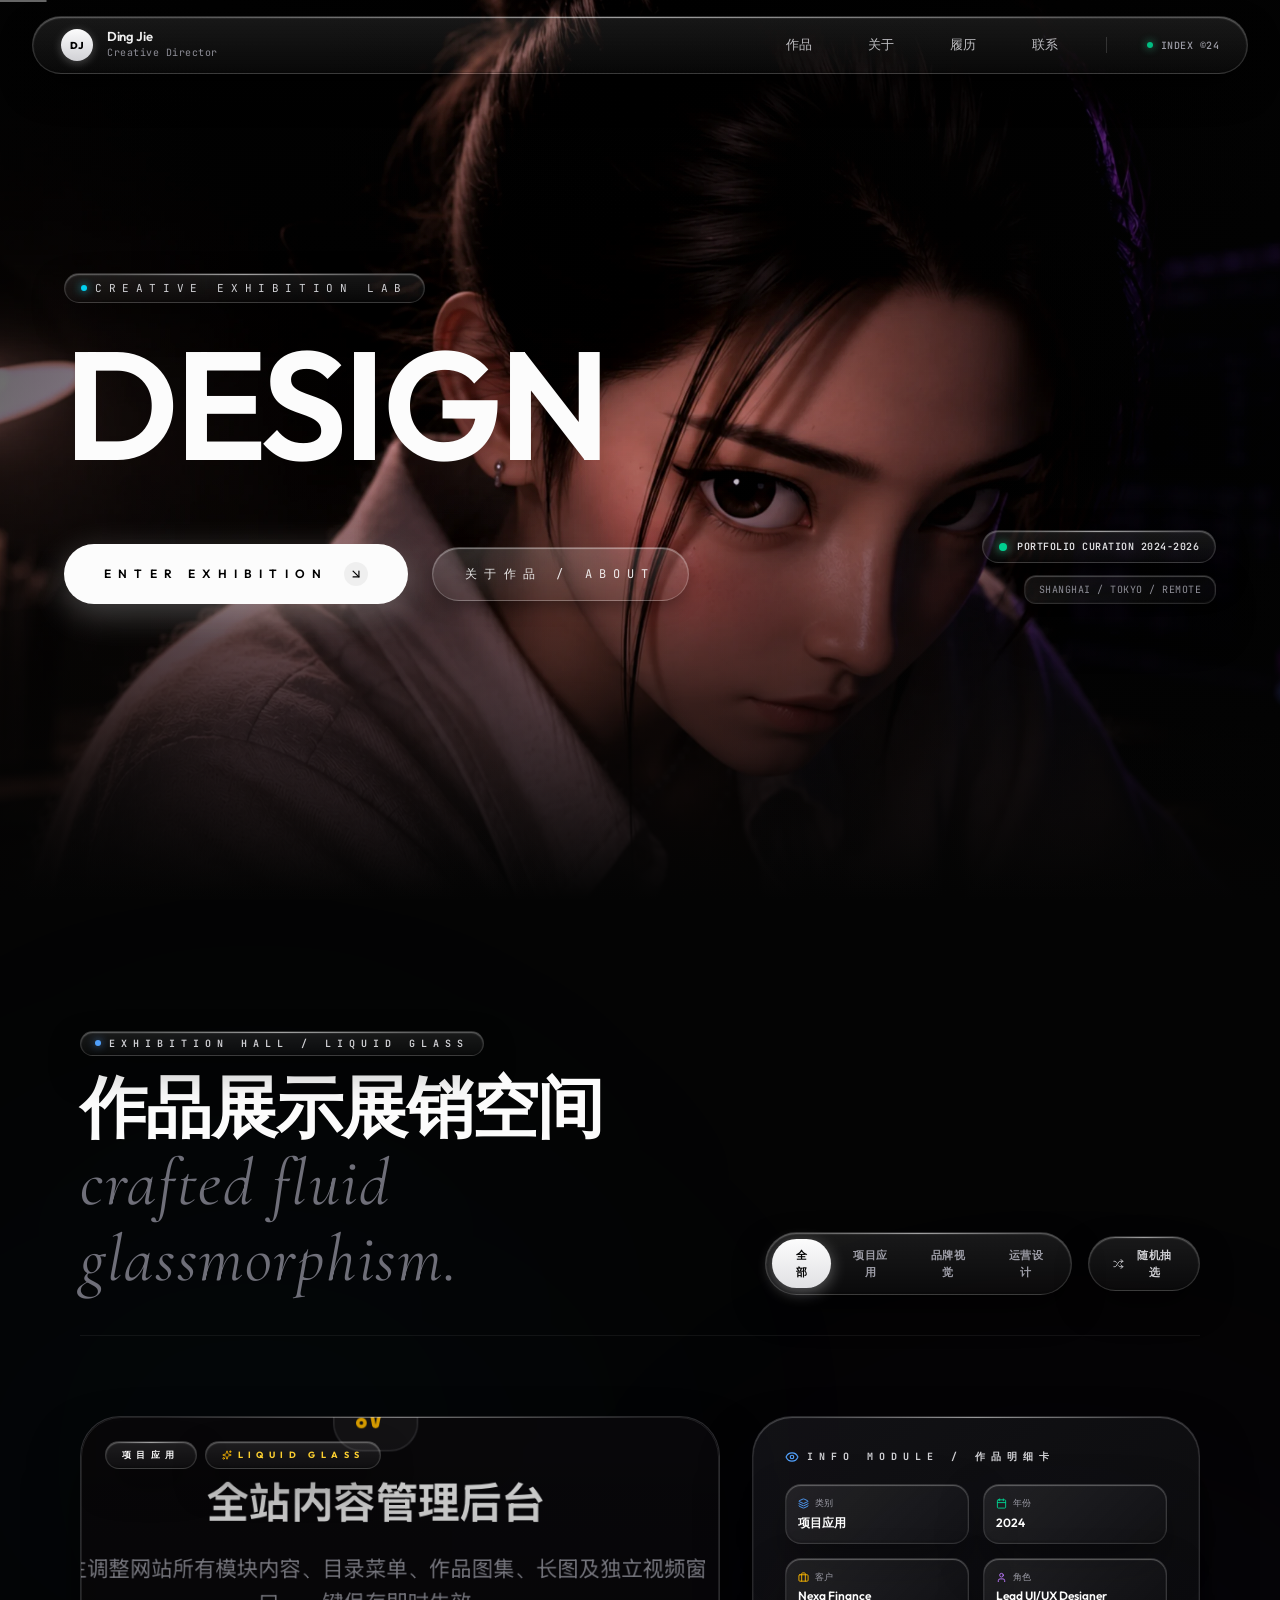
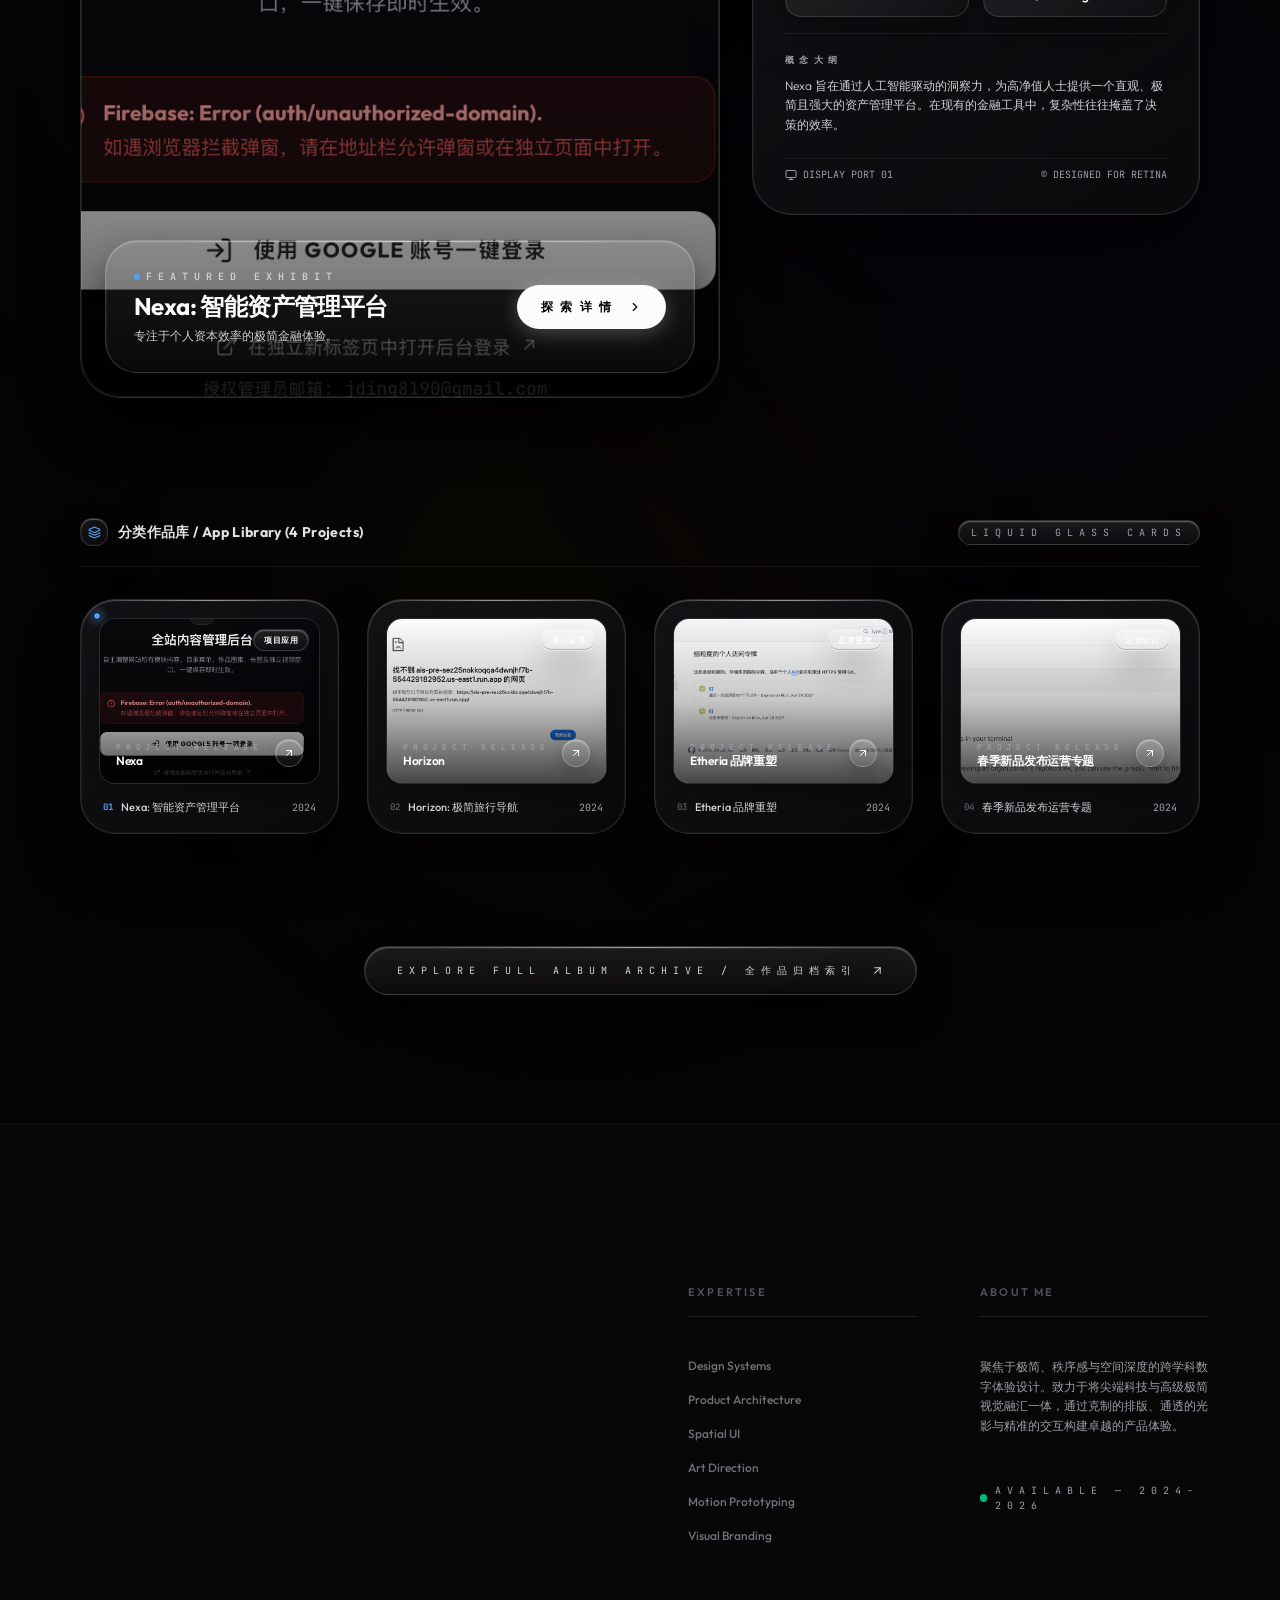
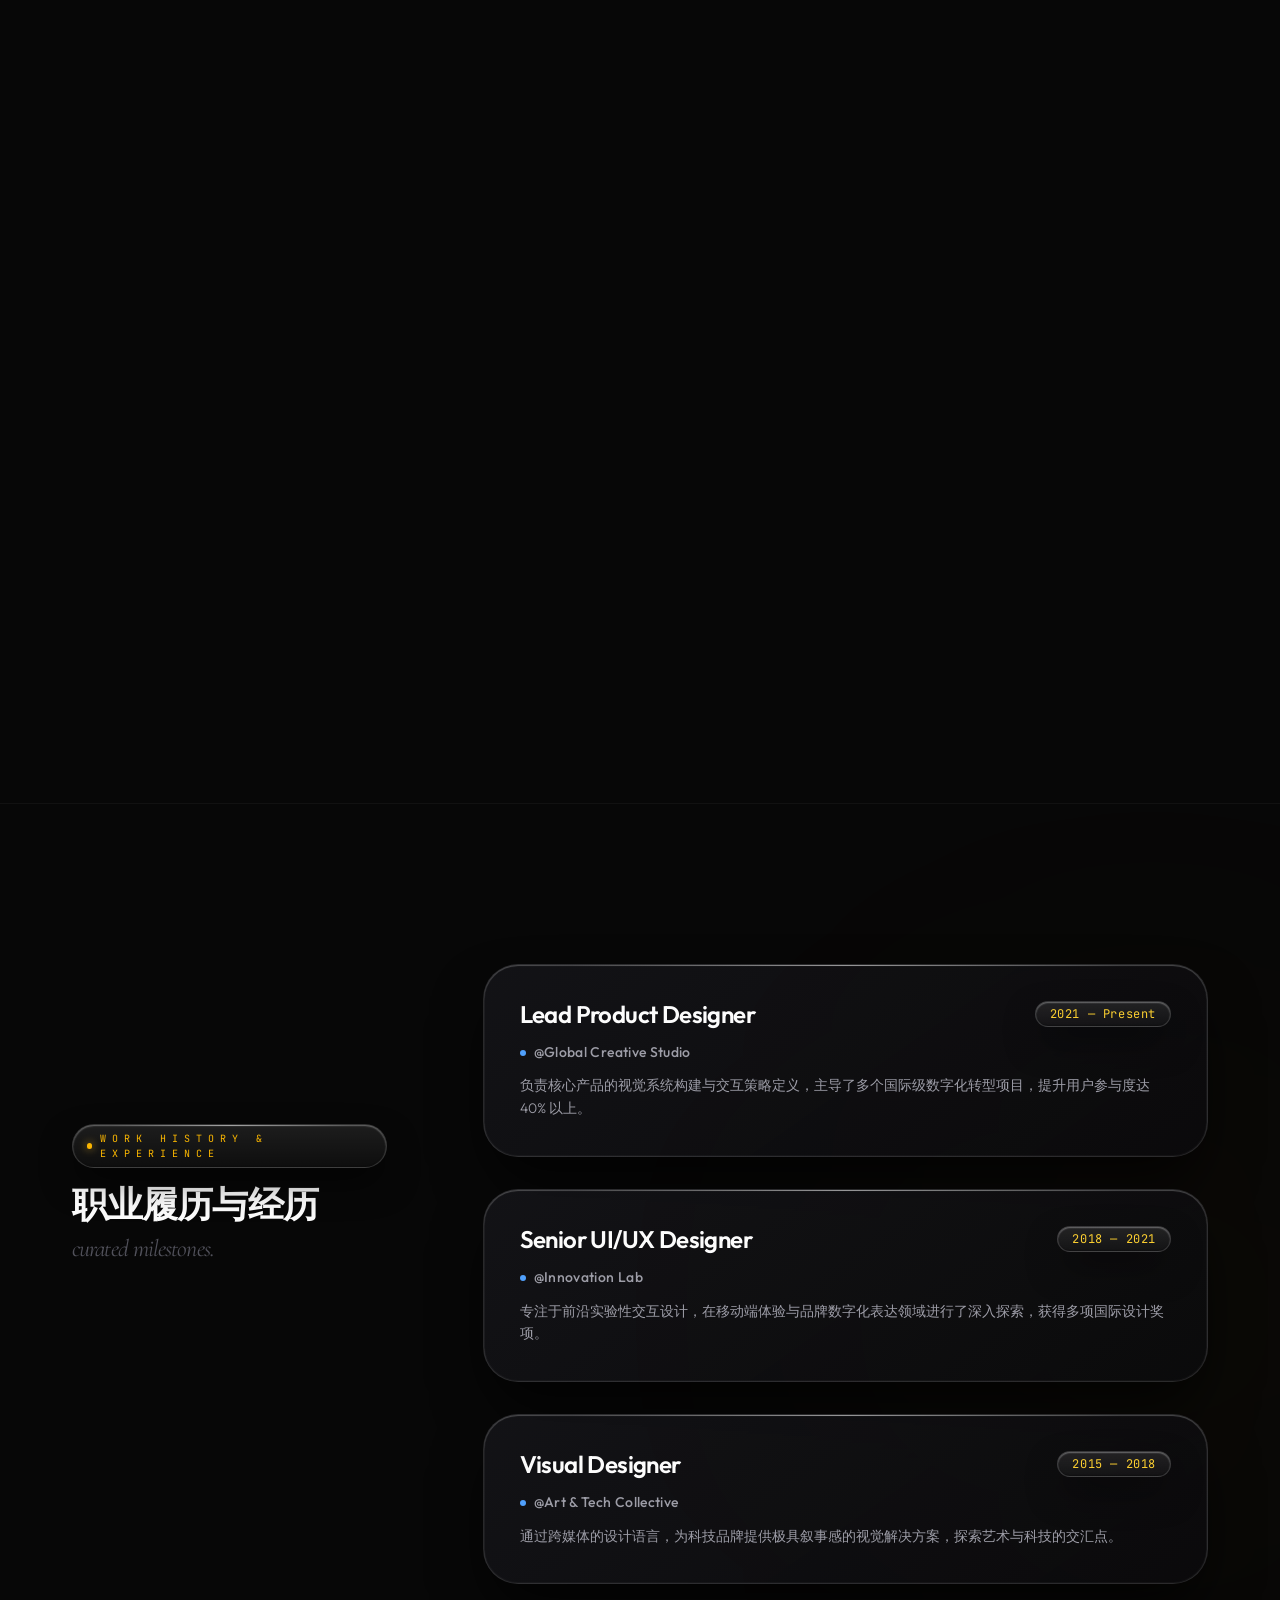
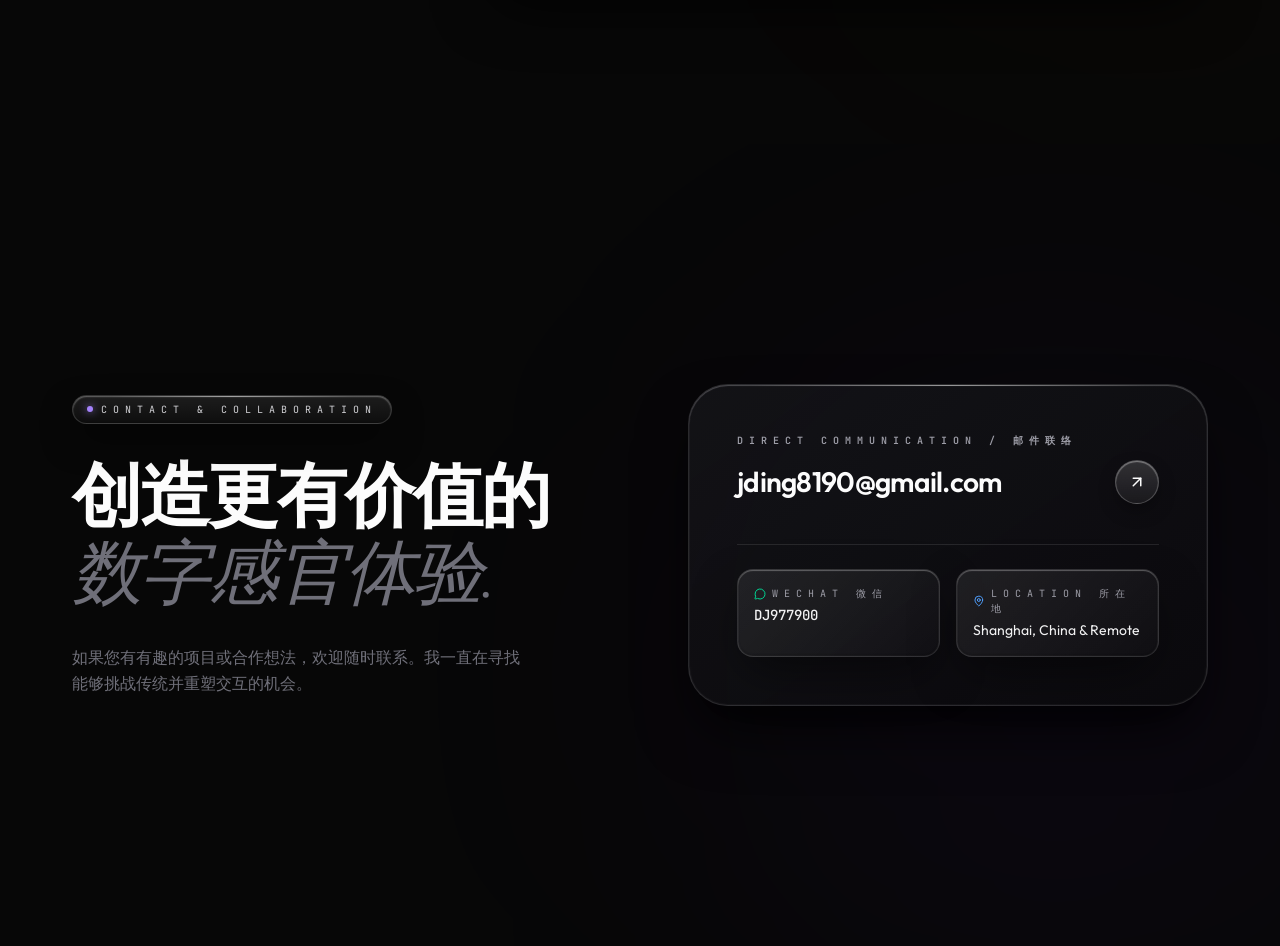
<file: index.html>
<!doctype html>
<html lang="en">
  <head>
    <meta charset="UTF-8" />
    <meta name="viewport" content="width=device-width, initial-scale=1.0" />
    <title>DING · UI/UX 设计师作品集 | Design Portfolio</title>
    <meta name="description" content="DING - 专注于构建优雅、高效且极具商业价值的数字产品体验与视觉系统。" />
    <meta property="og:title" content="DING · UI/UX 设计师作品集" />
    <meta property="og:description" content="专注于构建优雅、高效且极具商业价值的数字产品体验与视觉系统。" />
    <link rel="preload" as="image" href="./hero_bg.webp" type="image/webp" fetchpriority="high" />
    <script type="module" crossorigin src="./assets/index-C05E_bFH.js"></script>
    <link rel="modulepreload" crossorigin href="./assets/vendor-react-DU8pLCKy.js">
    <link rel="modulepreload" crossorigin href="./assets/vendor-motion-BAKMoDNc.js">
    <link rel="modulepreload" crossorigin href="./assets/vendor-icons-DRoc1sxT.js">
    <link rel="stylesheet" crossorigin href="./assets/index-BAiKhqzs.css">
  </head>
  <body>
    <div id="root"></div>
  </body>
</html>
</file>
<file: assets/index-BAiKhqzs.css>
@import"https://fonts.googleapis.com/css2?family=Outfit:wght@300;400;500;700&family=Cormorant+Garamond:ital,wght@0,300;0,400;0,500;1,400&family=JetBrains+Mono:wght@400;500&display=swap";/*! tailwindcss v4.2.4 | MIT License | https://tailwindcss.com */@layer properties{@supports (((-webkit-hyphens:none)) and (not (margin-trim:inline))) or ((-moz-orient:inline) and (not (color:rgb(from red r g b)))){*,:before,:after,::backdrop{--tw-translate-x:0;--tw-translate-y:0;--tw-translate-z:0;--tw-space-y-reverse:0;--tw-border-style:solid;--tw-gradient-position:initial;--tw-gradient-from:#0000;--tw-gradient-via:#0000;--tw-gradient-to:#0000;--tw-gradient-stops:initial;--tw-gradient-via-stops:initial;--tw-gradient-from-position:0%;--tw-gradient-via-position:50%;--tw-gradient-to-position:100%;--tw-leading:initial;--tw-font-weight:initial;--tw-tracking:initial;--tw-ordinal:initial;--tw-slashed-zero:initial;--tw-numeric-figure:initial;--tw-numeric-spacing:initial;--tw-numeric-fraction:initial;--tw-shadow:0 0 #0000;--tw-shadow-color:initial;--tw-shadow-alpha:100%;--tw-inset-shadow:0 0 #0000;--tw-inset-shadow-color:initial;--tw-inset-shadow-alpha:100%;--tw-ring-color:initial;--tw-ring-shadow:0 0 #0000;--tw-inset-ring-color:initial;--tw-inset-ring-shadow:0 0 #0000;--tw-ring-inset:initial;--tw-ring-offset-width:0px;--tw-ring-offset-color:#fff;--tw-ring-offset-shadow:0 0 #0000;--tw-blur:initial;--tw-brightness:initial;--tw-contrast:initial;--tw-grayscale:initial;--tw-hue-rotate:initial;--tw-invert:initial;--tw-opacity:initial;--tw-saturate:initial;--tw-sepia:initial;--tw-drop-shadow:initial;--tw-drop-shadow-color:initial;--tw-drop-shadow-alpha:100%;--tw-drop-shadow-size:initial;--tw-backdrop-blur:initial;--tw-backdrop-brightness:initial;--tw-backdrop-contrast:initial;--tw-backdrop-grayscale:initial;--tw-backdrop-hue-rotate:initial;--tw-backdrop-invert:initial;--tw-backdrop-opacity:initial;--tw-backdrop-saturate:initial;--tw-backdrop-sepia:initial;--tw-duration:initial;--tw-ease:initial;--tw-scale-x:1;--tw-scale-y:1;--tw-scale-z:1}}}@layer theme{:root,:host{--font-sans:"Outfit", "Inter", "PingFang SC", "Microsoft YaHei", ui-sans-serif, system-ui, sans-serif;--font-serif:"Cormorant Garamond", serif;--font-mono:"JetBrains Mono", ui-monospace, SFMono-Regular, monospace;--color-red-300:oklch(80.8% .114 19.571);--color-red-400:oklch(70.4% .191 22.216);--color-red-500:oklch(63.7% .237 25.331);--color-red-600:oklch(57.7% .245 27.325);--color-amber-200:oklch(92.4% .12 95.746);--color-amber-300:oklch(87.9% .169 91.605);--color-amber-400:oklch(82.8% .189 84.429);--color-amber-500:oklch(76.9% .188 70.08);--color-green-500:oklch(72.3% .219 149.579);--color-emerald-200:oklch(90.5% .093 164.15);--color-emerald-400:oklch(76.5% .177 163.223);--color-emerald-500:oklch(69.6% .17 162.48);--color-cyan-400:oklch(78.9% .154 211.53);--color-sky-500:oklch(68.5% .169 237.323);--color-blue-400:oklch(70.7% .165 254.624);--color-violet-400:oklch(70.2% .183 293.541);--color-violet-600:oklch(54.1% .281 293.009);--color-purple-400:oklch(71.4% .203 305.504);--color-zinc-100:oklch(96.7% .001 286.375);--color-zinc-200:oklch(92% .004 286.32);--color-zinc-300:oklch(87.1% .006 286.286);--color-zinc-400:oklch(70.5% .015 286.067);--color-zinc-500:oklch(55.2% .016 285.938);--color-zinc-600:oklch(44.2% .017 285.786);--color-zinc-700:oklch(37% .013 285.805);--color-zinc-800:oklch(27.4% .006 286.033);--color-zinc-900:oklch(21% .006 285.885);--color-zinc-950:oklch(14.1% .005 285.823);--color-neutral-100:oklch(97% 0 0);--color-black:#000;--color-white:#fff;--spacing:.25rem;--container-xs:20rem;--container-sm:24rem;--container-md:28rem;--container-lg:32rem;--container-xl:36rem;--container-2xl:42rem;--container-3xl:48rem;--container-4xl:56rem;--container-5xl:64rem;--container-6xl:72rem;--container-7xl:80rem;--text-xs:.75rem;--text-xs--line-height:calc(1 / .75);--text-sm:.875rem;--text-sm--line-height:calc(1.25 / .875);--text-base:1rem;--text-base--line-height: 1.5 ;--text-lg:1.125rem;--text-lg--line-height:calc(1.75 / 1.125);--text-xl:1.25rem;--text-xl--line-height:calc(1.75 / 1.25);--text-2xl:1.5rem;--text-2xl--line-height:calc(2 / 1.5);--text-3xl:1.875rem;--text-3xl--line-height: 1.2 ;--text-4xl:2.25rem;--text-4xl--line-height:calc(2.5 / 2.25);--text-6xl:3.75rem;--text-6xl--line-height:1;--font-weight-light:300;--font-weight-normal:400;--font-weight-medium:500;--font-weight-semibold:600;--font-weight-bold:700;--font-weight-extrabold:800;--font-weight-black:900;--tracking-tighter:-.06em;--tracking-tight:-.025em;--tracking-normal:0em;--tracking-wide:.025em;--tracking-wider:.05em;--tracking-widest:.6em;--leading-tight:1.25;--leading-snug:1.375;--leading-relaxed:1.625;--radius-md:.375rem;--radius-lg:.5rem;--radius-xl:.75rem;--radius-2xl:1rem;--radius-3xl:1.5rem;--ease-out:cubic-bezier(0, 0, .2, 1);--animate-spin:spin 1s linear infinite;--animate-pulse:pulse 2s cubic-bezier(.4, 0, .6, 1) infinite;--blur-md:12px;--blur-xl:24px;--aspect-video:16 / 9;--default-transition-duration:.15s;--default-transition-timing-function:cubic-bezier(.4, 0, .2, 1);--default-font-family:var(--font-sans);--default-mono-font-family:var(--font-mono)}}@layer base{*,:after,:before,::backdrop{box-sizing:border-box;border:0 solid;margin:0;padding:0}::file-selector-button{box-sizing:border-box;border:0 solid;margin:0;padding:0}html,:host{-webkit-text-size-adjust:100%;-moz-tab-size:4;tab-size:4;line-height:1.5;font-family:var(--default-font-family,ui-sans-serif, system-ui, sans-serif, "Apple Color Emoji", "Segoe UI Emoji", "Segoe UI Symbol", "Noto Color Emoji");font-feature-settings:var(--default-font-feature-settings,normal);font-variation-settings:var(--default-font-variation-settings,normal);-webkit-tap-highlight-color:transparent}hr{height:0;color:inherit;border-top-width:1px}abbr:where([title]){-webkit-text-decoration:underline dotted;text-decoration:underline dotted}h1,h2,h3,h4,h5,h6{font-size:inherit;font-weight:inherit}a{color:inherit;-webkit-text-decoration:inherit;text-decoration:inherit}b,strong{font-weight:bolder}code,kbd,samp,pre{font-family:var(--default-mono-font-family,ui-monospace, SFMono-Regular, Menlo, Monaco, Consolas, "Liberation Mono", "Courier New", monospace);font-feature-settings:var(--default-mono-font-feature-settings,normal);font-variation-settings:var(--default-mono-font-variation-settings,normal);font-size:1em}small{font-size:80%}sub,sup{vertical-align:baseline;font-size:75%;line-height:0;position:relative}sub{bottom:-.25em}sup{top:-.5em}table{text-indent:0;border-color:inherit;border-collapse:collapse}:-moz-focusring{outline:auto}progress{vertical-align:baseline}summary{display:list-item}ol,ul,menu{list-style:none}img,svg,video,canvas,audio,iframe,embed,object{vertical-align:middle;display:block}img,video{max-width:100%;height:auto}button,input,select,optgroup,textarea{font:inherit;font-feature-settings:inherit;font-variation-settings:inherit;letter-spacing:inherit;color:inherit;opacity:1;background-color:#0000;border-radius:0}::file-selector-button{font:inherit;font-feature-settings:inherit;font-variation-settings:inherit;letter-spacing:inherit;color:inherit;opacity:1;background-color:#0000;border-radius:0}:where(select:is([multiple],[size])) optgroup{font-weight:bolder}:where(select:is([multiple],[size])) optgroup option{padding-inline-start:20px}::file-selector-button{margin-inline-end:4px}::placeholder{opacity:1}@supports (not ((-webkit-appearance:-apple-pay-button))) or (contain-intrinsic-size:1px){::placeholder{color:currentColor}@supports (color:color-mix(in lab,red,red)){::placeholder{color:color-mix(in oklab,currentcolor 50%,transparent)}}}textarea{resize:vertical}::-webkit-search-decoration{-webkit-appearance:none}::-webkit-date-and-time-value{min-height:1lh;text-align:inherit}::-webkit-datetime-edit{display:inline-flex}::-webkit-datetime-edit-fields-wrapper{padding:0}::-webkit-datetime-edit{padding-block:0}::-webkit-datetime-edit-year-field{padding-block:0}::-webkit-datetime-edit-month-field{padding-block:0}::-webkit-datetime-edit-day-field{padding-block:0}::-webkit-datetime-edit-hour-field{padding-block:0}::-webkit-datetime-edit-minute-field{padding-block:0}::-webkit-datetime-edit-second-field{padding-block:0}::-webkit-datetime-edit-millisecond-field{padding-block:0}::-webkit-datetime-edit-meridiem-field{padding-block:0}::-webkit-calendar-picker-indicator{line-height:1}:-moz-ui-invalid{box-shadow:none}button,input:where([type=button],[type=reset],[type=submit]){-webkit-appearance:button;-moz-appearance:button;appearance:button}::file-selector-button{-webkit-appearance:button;-moz-appearance:button;appearance:button}::-webkit-inner-spin-button{height:auto}::-webkit-outer-spin-button{height:auto}[hidden]:where(:not([hidden=until-found])){display:none!important}html{scroll-behavior:smooth;-webkit-font-smoothing:antialiased;-moz-osx-font-smoothing:grayscale}body{font-family:var(--font-sans);color:var(--color-zinc-100);background-color:#080808}body ::selection{background-color:var(--color-white)}body::selection{background-color:var(--color-white)}body ::selection{color:var(--color-black)}body::selection{color:var(--color-black)}body{opacity:.99;overflow-x:hidden}}@layer components;@layer utilities{.pointer-events-auto{pointer-events:auto}.pointer-events-none{pointer-events:none}.invisible{visibility:hidden}.visible{visibility:visible}.absolute{position:absolute}.fixed{position:fixed}.relative{position:relative}.static{position:static}.sticky{position:sticky}.inset-0{inset:calc(var(--spacing) * 0)}.end{inset-inline-end:var(--spacing)}.top-0{top:calc(var(--spacing) * 0)}.top-1\.5{top:calc(var(--spacing) * 1.5)}.top-2\.5{top:calc(var(--spacing) * 2.5)}.top-3{top:calc(var(--spacing) * 3)}.top-6{top:calc(var(--spacing) * 6)}.top-40{top:calc(var(--spacing) * 40)}.top-\[-10\%\]{top:-10%}.top-\[10\%\]{top:10%}.top-\[20\%\]{top:20%}.top-\[30\%\]{top:30%}.right-0{right:calc(var(--spacing) * 0)}.right-1\.5{right:calc(var(--spacing) * 1.5)}.right-2\.5{right:calc(var(--spacing) * 2.5)}.right-3{right:calc(var(--spacing) * 3)}.right-6{right:calc(var(--spacing) * 6)}.right-\[-10\%\]{right:-10%}.right-\[-15\%\]{right:-15%}.right-\[-20\%\]{right:-20%}.bottom-0{bottom:calc(var(--spacing) * 0)}.bottom-3{bottom:calc(var(--spacing) * 3)}.bottom-6{bottom:calc(var(--spacing) * 6)}.bottom-\[-10\%\]{bottom:-10%}.bottom-\[10\%\]{bottom:10%}.left-0{left:calc(var(--spacing) * 0)}.left-3{left:calc(var(--spacing) * 3)}.left-6{left:calc(var(--spacing) * 6)}.left-\[-10\%\]{left:-10%}.left-\[-20\%\]{left:-20%}.left-\[20\%\]{left:20%}.z-0{z-index:0}.z-10{z-index:10}.z-20{z-index:20}.z-40{z-index:40}.z-50{z-index:50}.z-\[100\]{z-index:100}.container{width:100%}@media(min-width:40rem){.container{max-width:40rem}}@media(min-width:48rem){.container{max-width:48rem}}@media(min-width:64rem){.container{max-width:64rem}}@media(min-width:80rem){.container{max-width:80rem}}@media(min-width:96rem){.container{max-width:96rem}}.mx-1{margin-inline:calc(var(--spacing) * 1)}.mx-auto{margin-inline:auto}.my-auto{margin-block:auto}.mt-0\.5{margin-top:calc(var(--spacing) * .5)}.mt-1{margin-top:calc(var(--spacing) * 1)}.mt-2{margin-top:calc(var(--spacing) * 2)}.mt-3{margin-top:calc(var(--spacing) * 3)}.mt-4{margin-top:calc(var(--spacing) * 4)}.mt-28{margin-top:calc(var(--spacing) * 28)}.mt-40{margin-top:calc(var(--spacing) * 40)}.mb-1\.5{margin-bottom:calc(var(--spacing) * 1.5)}.mb-2{margin-bottom:calc(var(--spacing) * 2)}.mb-3{margin-bottom:calc(var(--spacing) * 3)}.mb-3\.5{margin-bottom:calc(var(--spacing) * 3.5)}.mb-4{margin-bottom:calc(var(--spacing) * 4)}.mb-6{margin-bottom:calc(var(--spacing) * 6)}.mb-8{margin-bottom:calc(var(--spacing) * 8)}.mb-10{margin-bottom:calc(var(--spacing) * 10)}.mb-12{margin-bottom:calc(var(--spacing) * 12)}.mb-20{margin-bottom:calc(var(--spacing) * 20)}.mb-24{margin-bottom:calc(var(--spacing) * 24)}.mb-28{margin-bottom:calc(var(--spacing) * 28)}.ml-1{margin-left:calc(var(--spacing) * 1)}.ml-4{margin-left:calc(var(--spacing) * 4)}.line-clamp-1{-webkit-line-clamp:1;-webkit-box-orient:vertical;display:-webkit-box;overflow:hidden}.line-clamp-2{-webkit-line-clamp:2;-webkit-box-orient:vertical;display:-webkit-box;overflow:hidden}.line-clamp-3{-webkit-line-clamp:3;-webkit-box-orient:vertical;display:-webkit-box;overflow:hidden}.block{display:block}.flex{display:flex}.grid{display:grid}.hidden{display:none}.inline-flex{display:inline-flex}.aspect-\[1\/2\]{aspect-ratio:1/2}.aspect-\[4\/3\]{aspect-ratio:4/3}.aspect-\[4\/5\]{aspect-ratio:4/5}.aspect-\[16\/9\]{aspect-ratio:16/9}.aspect-\[16\/10\]{aspect-ratio:16/10}.aspect-\[21\/9\]{aspect-ratio:21/9}.aspect-video{aspect-ratio:var(--aspect-video)}.h-1\.5{height:calc(var(--spacing) * 1.5)}.h-2{height:calc(var(--spacing) * 2)}.h-4{height:calc(var(--spacing) * 4)}.h-6{height:calc(var(--spacing) * 6)}.h-7{height:calc(var(--spacing) * 7)}.h-8{height:calc(var(--spacing) * 8)}.h-9{height:calc(var(--spacing) * 9)}.h-11{height:calc(var(--spacing) * 11)}.h-12{height:calc(var(--spacing) * 12)}.h-16{height:calc(var(--spacing) * 16)}.h-\[1px\]{height:1px}.h-\[2px\]{height:2px}.h-\[50vw\]{height:50vw}.h-\[55vw\]{height:55vw}.h-\[60vw\]{height:60vw}.h-\[80vw\]{height:80vw}.h-auto{height:auto}.h-full{height:100%}.max-h-8{max-height:calc(var(--spacing) * 8)}.max-h-\[90vh\]{max-height:90vh}.max-h-\[92vh\]{max-height:92vh}.min-h-\[80vh\]{min-height:80vh}.min-h-\[290px\]{min-height:290px}.min-h-screen{min-height:100vh}.w-1\.5{width:calc(var(--spacing) * 1.5)}.w-2{width:calc(var(--spacing) * 2)}.w-6{width:calc(var(--spacing) * 6)}.w-7{width:calc(var(--spacing) * 7)}.w-8{width:calc(var(--spacing) * 8)}.w-9{width:calc(var(--spacing) * 9)}.w-11{width:calc(var(--spacing) * 11)}.w-12{width:calc(var(--spacing) * 12)}.w-16{width:calc(var(--spacing) * 16)}.w-\[1px\]{width:1px}.w-\[50vw\]{width:50vw}.w-\[55vw\]{width:55vw}.w-\[60vw\]{width:60vw}.w-\[80vw\]{width:80vw}.w-full{width:100%}.w-px{width:1px}.max-w-2xl{max-width:var(--container-2xl)}.max-w-3xl{max-width:var(--container-3xl)}.max-w-4xl{max-width:var(--container-4xl)}.max-w-5xl{max-width:var(--container-5xl)}.max-w-6xl{max-width:var(--container-6xl)}.max-w-7xl{max-width:var(--container-7xl)}.max-w-\[150px\]{max-width:150px}.max-w-\[160px\]{max-width:160px}.max-w-\[1360px\]{max-width:1360px}.max-w-\[1440px\]{max-width:1440px}.max-w-lg{max-width:var(--container-lg)}.max-w-md{max-width:var(--container-md)}.max-w-sm{max-width:var(--container-sm)}.max-w-xl{max-width:var(--container-xl)}.max-w-xs{max-width:var(--container-xs)}.min-w-\[220px\]{min-width:220px}.flex-1{flex:1}.shrink-0{flex-shrink:0}.flex-grow{flex-grow:1}.origin-left{transform-origin:0}.-translate-x-full{--tw-translate-x:-100%;translate:var(--tw-translate-x) var(--tw-translate-y)}.-translate-y-\[200px\]{--tw-translate-y: -200px ;translate:var(--tw-translate-x) var(--tw-translate-y)}.scale-\[1\.01\]{scale:1.01}.scale-\[1\.02\]{scale:1.02}.animate-pulse{animation:var(--animate-pulse)}.animate-spin{animation:var(--animate-spin)}.cursor-default{cursor:default}.cursor-pointer{cursor:pointer}.resize-none{resize:none}.grid-cols-1{grid-template-columns:repeat(1,minmax(0,1fr))}.grid-cols-2{grid-template-columns:repeat(2,minmax(0,1fr))}.flex-col{flex-direction:column}.flex-wrap{flex-wrap:wrap}.items-baseline{align-items:baseline}.items-center{align-items:center}.items-end{align-items:flex-end}.items-start{align-items:flex-start}.justify-between{justify-content:space-between}.justify-center{justify-content:center}.justify-end{justify-content:flex-end}.gap-1{gap:calc(var(--spacing) * 1)}.gap-1\.5{gap:calc(var(--spacing) * 1.5)}.gap-2{gap:calc(var(--spacing) * 2)}.gap-2\.5{gap:calc(var(--spacing) * 2.5)}.gap-3{gap:calc(var(--spacing) * 3)}.gap-3\.5{gap:calc(var(--spacing) * 3.5)}.gap-4{gap:calc(var(--spacing) * 4)}.gap-6{gap:calc(var(--spacing) * 6)}.gap-7{gap:calc(var(--spacing) * 7)}.gap-8{gap:calc(var(--spacing) * 8)}.gap-12{gap:calc(var(--spacing) * 12)}.gap-16{gap:calc(var(--spacing) * 16)}.gap-24{gap:calc(var(--spacing) * 24)}:where(.space-y-0\.5>:not(:last-child)){--tw-space-y-reverse:0;margin-block-start:calc(calc(var(--spacing) * .5) * var(--tw-space-y-reverse));margin-block-end:calc(calc(var(--spacing) * .5) * calc(1 - var(--tw-space-y-reverse)))}:where(.space-y-1>:not(:last-child)){--tw-space-y-reverse:0;margin-block-start:calc(calc(var(--spacing) * 1) * var(--tw-space-y-reverse));margin-block-end:calc(calc(var(--spacing) * 1) * calc(1 - var(--tw-space-y-reverse)))}:where(.space-y-1\.5>:not(:last-child)){--tw-space-y-reverse:0;margin-block-start:calc(calc(var(--spacing) * 1.5) * var(--tw-space-y-reverse));margin-block-end:calc(calc(var(--spacing) * 1.5) * calc(1 - var(--tw-space-y-reverse)))}:where(.space-y-2>:not(:last-child)){--tw-space-y-reverse:0;margin-block-start:calc(calc(var(--spacing) * 2) * var(--tw-space-y-reverse));margin-block-end:calc(calc(var(--spacing) * 2) * calc(1 - var(--tw-space-y-reverse)))}:where(.space-y-3>:not(:last-child)){--tw-space-y-reverse:0;margin-block-start:calc(calc(var(--spacing) * 3) * var(--tw-space-y-reverse));margin-block-end:calc(calc(var(--spacing) * 3) * calc(1 - var(--tw-space-y-reverse)))}:where(.space-y-4>:not(:last-child)){--tw-space-y-reverse:0;margin-block-start:calc(calc(var(--spacing) * 4) * var(--tw-space-y-reverse));margin-block-end:calc(calc(var(--spacing) * 4) * calc(1 - var(--tw-space-y-reverse)))}:where(.space-y-5>:not(:last-child)){--tw-space-y-reverse:0;margin-block-start:calc(calc(var(--spacing) * 5) * var(--tw-space-y-reverse));margin-block-end:calc(calc(var(--spacing) * 5) * calc(1 - var(--tw-space-y-reverse)))}:where(.space-y-6>:not(:last-child)){--tw-space-y-reverse:0;margin-block-start:calc(calc(var(--spacing) * 6) * var(--tw-space-y-reverse));margin-block-end:calc(calc(var(--spacing) * 6) * calc(1 - var(--tw-space-y-reverse)))}:where(.space-y-8>:not(:last-child)){--tw-space-y-reverse:0;margin-block-start:calc(calc(var(--spacing) * 8) * var(--tw-space-y-reverse));margin-block-end:calc(calc(var(--spacing) * 8) * calc(1 - var(--tw-space-y-reverse)))}:where(.space-y-10>:not(:last-child)){--tw-space-y-reverse:0;margin-block-start:calc(calc(var(--spacing) * 10) * var(--tw-space-y-reverse));margin-block-end:calc(calc(var(--spacing) * 10) * calc(1 - var(--tw-space-y-reverse)))}:where(.space-y-12>:not(:last-child)){--tw-space-y-reverse:0;margin-block-start:calc(calc(var(--spacing) * 12) * var(--tw-space-y-reverse));margin-block-end:calc(calc(var(--spacing) * 12) * calc(1 - var(--tw-space-y-reverse)))}:where(.space-y-24>:not(:last-child)){--tw-space-y-reverse:0;margin-block-start:calc(calc(var(--spacing) * 24) * var(--tw-space-y-reverse));margin-block-end:calc(calc(var(--spacing) * 24) * calc(1 - var(--tw-space-y-reverse)))}:where(.space-y-32>:not(:last-child)){--tw-space-y-reverse:0;margin-block-start:calc(calc(var(--spacing) * 32) * var(--tw-space-y-reverse));margin-block-end:calc(calc(var(--spacing) * 32) * calc(1 - var(--tw-space-y-reverse)))}:where(.space-y-36>:not(:last-child)){--tw-space-y-reverse:0;margin-block-start:calc(calc(var(--spacing) * 36) * var(--tw-space-y-reverse));margin-block-end:calc(calc(var(--spacing) * 36) * calc(1 - var(--tw-space-y-reverse)))}.self-start{align-self:flex-start}.self-stretch{align-self:stretch}.truncate{text-overflow:ellipsis;white-space:nowrap;overflow:hidden}.overflow-hidden{overflow:hidden}.overflow-y-auto{overflow-y:auto}.rounded{border-radius:.25rem}.rounded-2xl{border-radius:var(--radius-2xl)}.rounded-3xl{border-radius:var(--radius-3xl)}.rounded-\[2\.2rem\]{border-radius:2.2rem}.rounded-\[2\.5rem\]{border-radius:2.5rem}.rounded-\[2rem\]{border-radius:2rem}.rounded-full{border-radius:3.40282e38px}.rounded-lg{border-radius:var(--radius-lg)}.rounded-md{border-radius:var(--radius-md)}.rounded-xl{border-radius:var(--radius-xl)}.border{border-style:var(--tw-border-style);border-width:1px}.border-0{border-style:var(--tw-border-style);border-width:0}.border-2{border-style:var(--tw-border-style);border-width:2px}.border-t{border-top-style:var(--tw-border-style);border-top-width:1px}.border-b{border-bottom-style:var(--tw-border-style);border-bottom-width:1px}.border-dashed{--tw-border-style:dashed;border-style:dashed}.border-\[\#050505\]{border-color:#050505}.border-amber-400{border-color:var(--color-amber-400)}.border-amber-400\/20{border-color:#fcbb0033}@supports (color:color-mix(in lab,red,red)){.border-amber-400\/20{border-color:color-mix(in oklab,var(--color-amber-400) 20%,transparent)}}.border-amber-400\/30{border-color:#fcbb004d}@supports (color:color-mix(in lab,red,red)){.border-amber-400\/30{border-color:color-mix(in oklab,var(--color-amber-400) 30%,transparent)}}.border-amber-500\/20{border-color:#f99c0033}@supports (color:color-mix(in lab,red,red)){.border-amber-500\/20{border-color:color-mix(in oklab,var(--color-amber-500) 20%,transparent)}}.border-blue-400\/30{border-color:#54a2ff4d}@supports (color:color-mix(in lab,red,red)){.border-blue-400\/30{border-color:color-mix(in oklab,var(--color-blue-400) 30%,transparent)}}.border-emerald-400\/25{border-color:#00d29440}@supports (color:color-mix(in lab,red,red)){.border-emerald-400\/25{border-color:color-mix(in oklab,var(--color-emerald-400) 25%,transparent)}}.border-red-500\/20{border-color:#fb2c3633}@supports (color:color-mix(in lab,red,red)){.border-red-500\/20{border-color:color-mix(in oklab,var(--color-red-500) 20%,transparent)}}.border-white\/5{border-color:#ffffff0d}@supports (color:color-mix(in lab,red,red)){.border-white\/5{border-color:color-mix(in oklab,var(--color-white) 5%,transparent)}}.border-white\/10{border-color:#ffffff1a}@supports (color:color-mix(in lab,red,red)){.border-white\/10{border-color:color-mix(in oklab,var(--color-white) 10%,transparent)}}.border-white\/15{border-color:#ffffff26}@supports (color:color-mix(in lab,red,red)){.border-white\/15{border-color:color-mix(in oklab,var(--color-white) 15%,transparent)}}.border-white\/20{border-color:#fff3}@supports (color:color-mix(in lab,red,red)){.border-white\/20{border-color:color-mix(in oklab,var(--color-white) 20%,transparent)}}.border-white\/25{border-color:#ffffff40}@supports (color:color-mix(in lab,red,red)){.border-white\/25{border-color:color-mix(in oklab,var(--color-white) 25%,transparent)}}.border-white\/35{border-color:#ffffff59}@supports (color:color-mix(in lab,red,red)){.border-white\/35{border-color:color-mix(in oklab,var(--color-white) 35%,transparent)}}.border-white\/\[0\.03\]{border-color:#ffffff08}@supports (color:color-mix(in lab,red,red)){.border-white\/\[0\.03\]{border-color:color-mix(in oklab,var(--color-white) 3%,transparent)}}.border-white\/\[0\.04\]{border-color:#ffffff0a}@supports (color:color-mix(in lab,red,red)){.border-white\/\[0\.04\]{border-color:color-mix(in oklab,var(--color-white) 4%,transparent)}}.border-white\/\[0\.05\]{border-color:#ffffff0d}@supports (color:color-mix(in lab,red,red)){.border-white\/\[0\.05\]{border-color:color-mix(in oklab,var(--color-white) 5%,transparent)}}.border-white\/\[0\.06\]{border-color:#ffffff0f}@supports (color:color-mix(in lab,red,red)){.border-white\/\[0\.06\]{border-color:color-mix(in oklab,var(--color-white) 6%,transparent)}}.border-white\/\[0\.08\]{border-color:#ffffff14}@supports (color:color-mix(in lab,red,red)){.border-white\/\[0\.08\]{border-color:color-mix(in oklab,var(--color-white) 8%,transparent)}}.border-zinc-800{border-color:var(--color-zinc-800)}.border-t-transparent{border-top-color:#0000}.bg-\[\#0A0A0A\]{background-color:#0a0a0a}.bg-\[\#0D0D0D\]{background-color:#0d0d0d}.bg-\[\#050505\]{background-color:#050505}.bg-\[\#060606\]{background-color:#060606}.bg-\[\#060606\]\/95{background-color:#060606f2}.bg-\[\#080808\]{background-color:#080808}.bg-amber-400{background-color:var(--color-amber-400)}.bg-amber-400\/20{background-color:#fcbb0033}@supports (color:color-mix(in lab,red,red)){.bg-amber-400\/20{background-color:color-mix(in oklab,var(--color-amber-400) 20%,transparent)}}.bg-amber-500{background-color:var(--color-amber-500)}.bg-amber-500\/10{background-color:#f99c001a}@supports (color:color-mix(in lab,red,red)){.bg-amber-500\/10{background-color:color-mix(in oklab,var(--color-amber-500) 10%,transparent)}}.bg-amber-500\/15{background-color:#f99c0026}@supports (color:color-mix(in lab,red,red)){.bg-amber-500\/15{background-color:color-mix(in oklab,var(--color-amber-500) 15%,transparent)}}.bg-amber-500\/80{background-color:#f99c00cc}@supports (color:color-mix(in lab,red,red)){.bg-amber-500\/80{background-color:color-mix(in oklab,var(--color-amber-500) 80%,transparent)}}.bg-amber-500\/\[0\.02\]{background-color:#f99c0005}@supports (color:color-mix(in lab,red,red)){.bg-amber-500\/\[0\.02\]{background-color:color-mix(in oklab,var(--color-amber-500) 2%,transparent)}}.bg-amber-500\/\[0\.04\]{background-color:#f99c000a}@supports (color:color-mix(in lab,red,red)){.bg-amber-500\/\[0\.04\]{background-color:color-mix(in oklab,var(--color-amber-500) 4%,transparent)}}.bg-black{background-color:var(--color-black)}.bg-black\/5{background-color:#0000000d}@supports (color:color-mix(in lab,red,red)){.bg-black\/5{background-color:color-mix(in oklab,var(--color-black) 5%,transparent)}}.bg-black\/35{background-color:#00000059}@supports (color:color-mix(in lab,red,red)){.bg-black\/35{background-color:color-mix(in oklab,var(--color-black) 35%,transparent)}}.bg-black\/60{background-color:#0009}@supports (color:color-mix(in lab,red,red)){.bg-black\/60{background-color:color-mix(in oklab,var(--color-black) 60%,transparent)}}.bg-black\/70{background-color:#000000b3}@supports (color:color-mix(in lab,red,red)){.bg-black\/70{background-color:color-mix(in oklab,var(--color-black) 70%,transparent)}}.bg-black\/75{background-color:#000000bf}@supports (color:color-mix(in lab,red,red)){.bg-black\/75{background-color:color-mix(in oklab,var(--color-black) 75%,transparent)}}.bg-black\/80{background-color:#000c}@supports (color:color-mix(in lab,red,red)){.bg-black\/80{background-color:color-mix(in oklab,var(--color-black) 80%,transparent)}}.bg-black\/85{background-color:#000000d9}@supports (color:color-mix(in lab,red,red)){.bg-black\/85{background-color:color-mix(in oklab,var(--color-black) 85%,transparent)}}.bg-blue-400{background-color:var(--color-blue-400)}.bg-cyan-400{background-color:var(--color-cyan-400)}.bg-emerald-400{background-color:var(--color-emerald-400)}.bg-emerald-400\/90{background-color:#00d294e6}@supports (color:color-mix(in lab,red,red)){.bg-emerald-400\/90{background-color:color-mix(in oklab,var(--color-emerald-400) 90%,transparent)}}.bg-emerald-500{background-color:var(--color-emerald-500)}.bg-emerald-500\/5{background-color:#00bb7f0d}@supports (color:color-mix(in lab,red,red)){.bg-emerald-500\/5{background-color:color-mix(in oklab,var(--color-emerald-500) 5%,transparent)}}.bg-green-500{background-color:var(--color-green-500)}.bg-red-500{background-color:var(--color-red-500)}.bg-red-500\/10{background-color:#fb2c361a}@supports (color:color-mix(in lab,red,red)){.bg-red-500\/10{background-color:color-mix(in oklab,var(--color-red-500) 10%,transparent)}}.bg-red-500\/80{background-color:#fb2c36cc}@supports (color:color-mix(in lab,red,red)){.bg-red-500\/80{background-color:color-mix(in oklab,var(--color-red-500) 80%,transparent)}}.bg-red-600{background-color:var(--color-red-600)}.bg-sky-500\/\[0\.02\]{background-color:#00a5ef05}@supports (color:color-mix(in lab,red,red)){.bg-sky-500\/\[0\.02\]{background-color:color-mix(in oklab,var(--color-sky-500) 2%,transparent)}}.bg-violet-400{background-color:var(--color-violet-400)}.bg-violet-600\/\[0\.03\]{background-color:#7f22fe08}@supports (color:color-mix(in lab,red,red)){.bg-violet-600\/\[0\.03\]{background-color:color-mix(in oklab,var(--color-violet-600) 3%,transparent)}}.bg-violet-600\/\[0\.04\]{background-color:#7f22fe0a}@supports (color:color-mix(in lab,red,red)){.bg-violet-600\/\[0\.04\]{background-color:color-mix(in oklab,var(--color-violet-600) 4%,transparent)}}.bg-violet-600\/\[0\.05\]{background-color:#7f22fe0d}@supports (color:color-mix(in lab,red,red)){.bg-violet-600\/\[0\.05\]{background-color:color-mix(in oklab,var(--color-violet-600) 5%,transparent)}}.bg-white{background-color:var(--color-white)}.bg-white\/5{background-color:#ffffff0d}@supports (color:color-mix(in lab,red,red)){.bg-white\/5{background-color:color-mix(in oklab,var(--color-white) 5%,transparent)}}.bg-white\/10{background-color:#ffffff1a}@supports (color:color-mix(in lab,red,red)){.bg-white\/10{background-color:color-mix(in oklab,var(--color-white) 10%,transparent)}}.bg-white\/15{background-color:#ffffff26}@supports (color:color-mix(in lab,red,red)){.bg-white\/15{background-color:color-mix(in oklab,var(--color-white) 15%,transparent)}}.bg-white\/40{background-color:#fff6}@supports (color:color-mix(in lab,red,red)){.bg-white\/40{background-color:color-mix(in oklab,var(--color-white) 40%,transparent)}}.bg-white\/80{background-color:#fffc}@supports (color:color-mix(in lab,red,red)){.bg-white\/80{background-color:color-mix(in oklab,var(--color-white) 80%,transparent)}}.bg-white\/\[0\.08\]{background-color:#ffffff14}@supports (color:color-mix(in lab,red,red)){.bg-white\/\[0\.08\]{background-color:color-mix(in oklab,var(--color-white) 8%,transparent)}}.bg-zinc-800{background-color:var(--color-zinc-800)}.bg-zinc-900{background-color:var(--color-zinc-900)}.bg-zinc-900\/60{background-color:#18181b99}@supports (color:color-mix(in lab,red,red)){.bg-zinc-900\/60{background-color:color-mix(in oklab,var(--color-zinc-900) 60%,transparent)}}.bg-zinc-950{background-color:var(--color-zinc-950)}.bg-zinc-950\/40{background-color:#09090b66}@supports (color:color-mix(in lab,red,red)){.bg-zinc-950\/40{background-color:color-mix(in oklab,var(--color-zinc-950) 40%,transparent)}}.bg-zinc-950\/60{background-color:#09090b99}@supports (color:color-mix(in lab,red,red)){.bg-zinc-950\/60{background-color:color-mix(in oklab,var(--color-zinc-950) 60%,transparent)}}.bg-zinc-950\/92{background-color:#09090beb}@supports (color:color-mix(in lab,red,red)){.bg-zinc-950\/92{background-color:color-mix(in oklab,var(--color-zinc-950) 92%,transparent)}}.bg-gradient-to-b{--tw-gradient-position:to bottom in oklab;background-image:linear-gradient(var(--tw-gradient-stops))}.bg-gradient-to-r{--tw-gradient-position:to right in oklab;background-image:linear-gradient(var(--tw-gradient-stops))}.bg-gradient-to-t{--tw-gradient-position:to top in oklab;background-image:linear-gradient(var(--tw-gradient-stops))}.bg-gradient-to-tr{--tw-gradient-position:to top right in oklab;background-image:linear-gradient(var(--tw-gradient-stops))}.from-\[\#050505\]{--tw-gradient-from:#050505;--tw-gradient-stops:var(--tw-gradient-via-stops,var(--tw-gradient-position), var(--tw-gradient-from) var(--tw-gradient-from-position), var(--tw-gradient-to) var(--tw-gradient-to-position))}.from-\[\#050505\]\/50{--tw-gradient-from:oklab(11.4918% 7.45058e-9 7.45058e-9/.5);--tw-gradient-stops:var(--tw-gradient-via-stops,var(--tw-gradient-position), var(--tw-gradient-from) var(--tw-gradient-from-position), var(--tw-gradient-to) var(--tw-gradient-to-position))}.from-black{--tw-gradient-from:var(--color-black);--tw-gradient-stops:var(--tw-gradient-via-stops,var(--tw-gradient-position), var(--tw-gradient-from) var(--tw-gradient-from-position), var(--tw-gradient-to) var(--tw-gradient-to-position))}.from-black\/85{--tw-gradient-from:#000000d9}@supports (color:color-mix(in lab,red,red)){.from-black\/85{--tw-gradient-from:color-mix(in oklab, var(--color-black) 85%, transparent)}}.from-black\/85{--tw-gradient-stops:var(--tw-gradient-via-stops,var(--tw-gradient-position), var(--tw-gradient-from) var(--tw-gradient-from-position), var(--tw-gradient-to) var(--tw-gradient-to-position))}.from-transparent{--tw-gradient-from:transparent;--tw-gradient-stops:var(--tw-gradient-via-stops,var(--tw-gradient-position), var(--tw-gradient-from) var(--tw-gradient-from-position), var(--tw-gradient-to) var(--tw-gradient-to-position))}.from-white{--tw-gradient-from:var(--color-white);--tw-gradient-stops:var(--tw-gradient-via-stops,var(--tw-gradient-position), var(--tw-gradient-from) var(--tw-gradient-from-position), var(--tw-gradient-to) var(--tw-gradient-to-position))}.via-black\/25{--tw-gradient-via:#00000040}@supports (color:color-mix(in lab,red,red)){.via-black\/25{--tw-gradient-via:color-mix(in oklab, var(--color-black) 25%, transparent)}}.via-black\/25{--tw-gradient-via-stops:var(--tw-gradient-position), var(--tw-gradient-from) var(--tw-gradient-from-position), var(--tw-gradient-via) var(--tw-gradient-via-position), var(--tw-gradient-to) var(--tw-gradient-to-position);--tw-gradient-stops:var(--tw-gradient-via-stops)}.via-black\/40{--tw-gradient-via:#0006}@supports (color:color-mix(in lab,red,red)){.via-black\/40{--tw-gradient-via:color-mix(in oklab, var(--color-black) 40%, transparent)}}.via-black\/40{--tw-gradient-via-stops:var(--tw-gradient-position), var(--tw-gradient-from) var(--tw-gradient-from-position), var(--tw-gradient-via) var(--tw-gradient-via-position), var(--tw-gradient-to) var(--tw-gradient-to-position);--tw-gradient-stops:var(--tw-gradient-via-stops)}.via-transparent{--tw-gradient-via:transparent;--tw-gradient-via-stops:var(--tw-gradient-position), var(--tw-gradient-from) var(--tw-gradient-from-position), var(--tw-gradient-via) var(--tw-gradient-via-position), var(--tw-gradient-to) var(--tw-gradient-to-position);--tw-gradient-stops:var(--tw-gradient-via-stops)}.via-white\/\[0\.06\]{--tw-gradient-via:#ffffff0f}@supports (color:color-mix(in lab,red,red)){.via-white\/\[0\.06\]{--tw-gradient-via:color-mix(in oklab, var(--color-white) 6%, transparent)}}.via-white\/\[0\.06\]{--tw-gradient-via-stops:var(--tw-gradient-position), var(--tw-gradient-from) var(--tw-gradient-from-position), var(--tw-gradient-via) var(--tw-gradient-via-position), var(--tw-gradient-to) var(--tw-gradient-to-position);--tw-gradient-stops:var(--tw-gradient-via-stops)}.to-\[\#050505\]\/40{--tw-gradient-to:oklab(11.4918% 7.45058e-9 7.45058e-9/.4);--tw-gradient-stops:var(--tw-gradient-via-stops,var(--tw-gradient-position), var(--tw-gradient-from) var(--tw-gradient-from-position), var(--tw-gradient-to) var(--tw-gradient-to-position))}.to-\[\#050505\]\/50{--tw-gradient-to:oklab(11.4918% 7.45058e-9 7.45058e-9/.5);--tw-gradient-stops:var(--tw-gradient-via-stops,var(--tw-gradient-position), var(--tw-gradient-from) var(--tw-gradient-from-position), var(--tw-gradient-to) var(--tw-gradient-to-position))}.to-transparent{--tw-gradient-to:transparent;--tw-gradient-stops:var(--tw-gradient-via-stops,var(--tw-gradient-position), var(--tw-gradient-from) var(--tw-gradient-from-position), var(--tw-gradient-to) var(--tw-gradient-to-position))}.to-zinc-200{--tw-gradient-to:var(--color-zinc-200);--tw-gradient-stops:var(--tw-gradient-via-stops,var(--tw-gradient-position), var(--tw-gradient-from) var(--tw-gradient-from-position), var(--tw-gradient-to) var(--tw-gradient-to-position))}.to-zinc-300{--tw-gradient-to:var(--color-zinc-300);--tw-gradient-stops:var(--tw-gradient-via-stops,var(--tw-gradient-position), var(--tw-gradient-from) var(--tw-gradient-from-position), var(--tw-gradient-to) var(--tw-gradient-to-position))}.object-contain{object-fit:contain}.object-cover{object-fit:cover}.object-\[center_35\%\]{object-position:center 35%}.p-1{padding:calc(var(--spacing) * 1)}.p-1\.5{padding:calc(var(--spacing) * 1.5)}.p-2{padding:calc(var(--spacing) * 2)}.p-3{padding:calc(var(--spacing) * 3)}.p-4{padding:calc(var(--spacing) * 4)}.p-4\.5{padding:calc(var(--spacing) * 4.5)}.p-5{padding:calc(var(--spacing) * 5)}.p-6{padding:calc(var(--spacing) * 6)}.p-7{padding:calc(var(--spacing) * 7)}.p-8{padding:calc(var(--spacing) * 8)}.px-1{padding-inline:calc(var(--spacing) * 1)}.px-2{padding-inline:calc(var(--spacing) * 2)}.px-2\.5{padding-inline:calc(var(--spacing) * 2.5)}.px-3{padding-inline:calc(var(--spacing) * 3)}.px-3\.5{padding-inline:calc(var(--spacing) * 3.5)}.px-4{padding-inline:calc(var(--spacing) * 4)}.px-5{padding-inline:calc(var(--spacing) * 5)}.px-6{padding-inline:calc(var(--spacing) * 6)}.px-8{padding-inline:calc(var(--spacing) * 8)}.px-10{padding-inline:calc(var(--spacing) * 10)}.py-0\.5{padding-block:calc(var(--spacing) * .5)}.py-1{padding-block:calc(var(--spacing) * 1)}.py-1\.5{padding-block:calc(var(--spacing) * 1.5)}.py-2{padding-block:calc(var(--spacing) * 2)}.py-2\.5{padding-block:calc(var(--spacing) * 2.5)}.py-3{padding-block:calc(var(--spacing) * 3)}.py-3\.5{padding-block:calc(var(--spacing) * 3.5)}.py-4{padding-block:calc(var(--spacing) * 4)}.py-4\.5{padding-block:calc(var(--spacing) * 4.5)}.py-10{padding-block:calc(var(--spacing) * 10)}.py-12{padding-block:calc(var(--spacing) * 12)}.py-16{padding-block:calc(var(--spacing) * 16)}.py-20{padding-block:calc(var(--spacing) * 20)}.py-24{padding-block:calc(var(--spacing) * 24)}.py-32{padding-block:calc(var(--spacing) * 32)}.py-40{padding-block:calc(var(--spacing) * 40)}.py-60{padding-block:calc(var(--spacing) * 60)}.pt-0{padding-top:calc(var(--spacing) * 0)}.pt-1{padding-top:calc(var(--spacing) * 1)}.pt-2{padding-top:calc(var(--spacing) * 2)}.pt-3{padding-top:calc(var(--spacing) * 3)}.pt-4{padding-top:calc(var(--spacing) * 4)}.pt-6{padding-top:calc(var(--spacing) * 6)}.pt-24{padding-top:calc(var(--spacing) * 24)}.pt-40{padding-top:calc(var(--spacing) * 40)}.pt-48{padding-top:calc(var(--spacing) * 48)}.pb-2{padding-bottom:calc(var(--spacing) * 2)}.pb-3{padding-bottom:calc(var(--spacing) * 3)}.pb-4{padding-bottom:calc(var(--spacing) * 4)}.pb-5{padding-bottom:calc(var(--spacing) * 5)}.pb-6{padding-bottom:calc(var(--spacing) * 6)}.pb-10{padding-bottom:calc(var(--spacing) * 10)}.pb-24{padding-bottom:calc(var(--spacing) * 24)}.pb-40{padding-bottom:calc(var(--spacing) * 40)}.pl-1{padding-left:calc(var(--spacing) * 1)}.text-center{text-align:center}.text-left{text-align:left}.text-right{text-align:right}.font-mono{font-family:var(--font-mono)}.font-sans{font-family:var(--font-sans)}.font-serif{font-family:var(--font-serif)}.text-2xl{font-size:var(--text-2xl);line-height:var(--tw-leading,var(--text-2xl--line-height))}.text-4xl{font-size:var(--text-4xl);line-height:var(--tw-leading,var(--text-4xl--line-height))}.text-6xl{font-size:var(--text-6xl);line-height:var(--tw-leading,var(--text-6xl--line-height))}.text-base{font-size:var(--text-base);line-height:var(--tw-leading,var(--text-base--line-height))}.text-lg{font-size:var(--text-lg);line-height:var(--tw-leading,var(--text-lg--line-height))}.text-sm{font-size:var(--text-sm);line-height:var(--tw-leading,var(--text-sm--line-height))}.text-xl{font-size:var(--text-xl);line-height:var(--tw-leading,var(--text-xl--line-height))}.text-xs{font-size:var(--text-xs);line-height:var(--tw-leading,var(--text-xs--line-height))}.text-\[8px\]{font-size:8px}.text-\[9px\]{font-size:9px}.text-\[10px\]{font-size:10px}.text-\[11px\]{font-size:11px}.text-\[13px\]{font-size:13px}.text-\[clamp\(1\.2rem\,2\.2vw\,2\.4rem\)\]{font-size:clamp(1.2rem,2.2vw,2.4rem)}.text-\[clamp\(2\.5rem\,5\.2vw\,4\.8rem\)\]{font-size:clamp(2.5rem,5.2vw,4.8rem)}.text-\[clamp\(2\.5rem\,5\.5vw\,5\.5rem\)\]{font-size:clamp(2.5rem,5.5vw,5.5rem)}.text-\[clamp\(2\.5rem\,5vw\,5rem\)\]{font-size:clamp(2.5rem,5vw,5rem)}.text-\[clamp\(2\.5rem\,6\.5vw\,5\.5rem\)\]{font-size:clamp(2.5rem,6.5vw,5.5rem)}.text-\[clamp\(3\.5rem\,8vw\,6\.5rem\)\]{font-size:clamp(3.5rem,8vw,6.5rem)}.text-\[clamp\(4\.5rem\,12vw\,12rem\)\]{font-size:clamp(4.5rem,12vw,12rem)}.leading-\[0\.75\]{--tw-leading:.75;line-height:.75}.leading-\[0\.85\]{--tw-leading:.85;line-height:.85}.leading-\[1\.05\]{--tw-leading:1.05;line-height:1.05}.leading-\[1\.8\]{--tw-leading:1.8;line-height:1.8}.leading-none{--tw-leading:1;line-height:1}.leading-relaxed{--tw-leading:var(--leading-relaxed);line-height:var(--leading-relaxed)}.leading-tight{--tw-leading:var(--leading-tight);line-height:var(--leading-tight)}.font-black{--tw-font-weight:var(--font-weight-black);font-weight:var(--font-weight-black)}.font-bold{--tw-font-weight:var(--font-weight-bold);font-weight:var(--font-weight-bold)}.font-extrabold{--tw-font-weight:var(--font-weight-extrabold);font-weight:var(--font-weight-extrabold)}.font-light{--tw-font-weight:var(--font-weight-light);font-weight:var(--font-weight-light)}.font-medium{--tw-font-weight:var(--font-weight-medium);font-weight:var(--font-weight-medium)}.font-normal{--tw-font-weight:var(--font-weight-normal);font-weight:var(--font-weight-normal)}.font-semibold{--tw-font-weight:var(--font-weight-semibold);font-weight:var(--font-weight-semibold)}.tracking-\[-0\.03em\]{--tw-tracking:-.03em;letter-spacing:-.03em}.tracking-\[-0\.04em\]{--tw-tracking:-.04em;letter-spacing:-.04em}.tracking-\[-0\.06em\]{--tw-tracking:-.06em;letter-spacing:-.06em}.tracking-\[0\.2em\]{--tw-tracking:.2em;letter-spacing:.2em}.tracking-\[0\.3em\]{--tw-tracking:.3em;letter-spacing:.3em}.tracking-\[0\.4em\]{--tw-tracking:.4em;letter-spacing:.4em}.tracking-\[0\.25em\]{--tw-tracking:.25em;letter-spacing:.25em}.tracking-tight{--tw-tracking:var(--tracking-tight);letter-spacing:var(--tracking-tight)}.tracking-tighter{--tw-tracking:var(--tracking-tighter);letter-spacing:var(--tracking-tighter)}.tracking-wide{--tw-tracking:var(--tracking-wide);letter-spacing:var(--tracking-wide)}.tracking-wider{--tw-tracking:var(--tracking-wider);letter-spacing:var(--tracking-wider)}.tracking-widest{--tw-tracking:var(--tracking-widest);letter-spacing:var(--tracking-widest)}.break-all{word-break:break-all}.whitespace-pre-line{white-space:pre-line}.whitespace-pre-wrap{white-space:pre-wrap}.text-amber-300{color:var(--color-amber-300)}.text-amber-300\/90{color:#ffd236e6}@supports (color:color-mix(in lab,red,red)){.text-amber-300\/90{color:color-mix(in oklab,var(--color-amber-300) 90%,transparent)}}.text-amber-400{color:var(--color-amber-400)}.text-amber-400\/80{color:#fcbb00cc}@supports (color:color-mix(in lab,red,red)){.text-amber-400\/80{color:color-mix(in oklab,var(--color-amber-400) 80%,transparent)}}.text-amber-400\/90{color:#fcbb00e6}@supports (color:color-mix(in lab,red,red)){.text-amber-400\/90{color:color-mix(in oklab,var(--color-amber-400) 90%,transparent)}}.text-amber-500{color:var(--color-amber-500)}.text-black{color:var(--color-black)}.text-blue-400{color:var(--color-blue-400)}.text-emerald-200{color:var(--color-emerald-200)}.text-emerald-400{color:var(--color-emerald-400)}.text-purple-400{color:var(--color-purple-400)}.text-red-300{color:var(--color-red-300)}.text-red-400{color:var(--color-red-400)}.text-red-400\/80{color:#ff6568cc}@supports (color:color-mix(in lab,red,red)){.text-red-400\/80{color:color-mix(in oklab,var(--color-red-400) 80%,transparent)}}.text-white{color:var(--color-white)}.text-white\/10{color:#ffffff1a}@supports (color:color-mix(in lab,red,red)){.text-white\/10{color:color-mix(in oklab,var(--color-white) 10%,transparent)}}.text-white\/90{color:#ffffffe6}@supports (color:color-mix(in lab,red,red)){.text-white\/90{color:color-mix(in oklab,var(--color-white) 90%,transparent)}}.text-white\/95{color:#fffffff2}@supports (color:color-mix(in lab,red,red)){.text-white\/95{color:color-mix(in oklab,var(--color-white) 95%,transparent)}}.text-zinc-100{color:var(--color-zinc-100)}.text-zinc-200{color:var(--color-zinc-200)}.text-zinc-300{color:var(--color-zinc-300)}.text-zinc-300\/90{color:#d4d4d8e6}@supports (color:color-mix(in lab,red,red)){.text-zinc-300\/90{color:color-mix(in oklab,var(--color-zinc-300) 90%,transparent)}}.text-zinc-400{color:var(--color-zinc-400)}.text-zinc-400\/90{color:#9f9fa9e6}@supports (color:color-mix(in lab,red,red)){.text-zinc-400\/90{color:color-mix(in oklab,var(--color-zinc-400) 90%,transparent)}}.text-zinc-500{color:var(--color-zinc-500)}.text-zinc-600{color:var(--color-zinc-600)}.text-zinc-700{color:var(--color-zinc-700)}.lowercase{text-transform:lowercase}.uppercase{text-transform:uppercase}.italic{font-style:italic}.tabular-nums{--tw-numeric-spacing:tabular-nums;font-variant-numeric:var(--tw-ordinal,) var(--tw-slashed-zero,) var(--tw-numeric-figure,) var(--tw-numeric-spacing,) var(--tw-numeric-fraction,)}.underline{text-decoration-line:underline}.placeholder-zinc-600::placeholder{color:var(--color-zinc-600)}.opacity-0{opacity:0}.opacity-20{opacity:.2}.opacity-50{opacity:.5}.opacity-60{opacity:.6}.opacity-85{opacity:.85}.opacity-90{opacity:.9}.shadow-2xl{--tw-shadow:0 25px 50px -12px var(--tw-shadow-color,#00000040);box-shadow:var(--tw-inset-shadow),var(--tw-inset-ring-shadow),var(--tw-ring-offset-shadow),var(--tw-ring-shadow),var(--tw-shadow)}.shadow-\[0_0_8px_rgba\(34\,211\,238\,0\.9\)\]{--tw-shadow:0 0 8px var(--tw-shadow-color,#22d3eee6);box-shadow:var(--tw-inset-shadow),var(--tw-inset-ring-shadow),var(--tw-ring-offset-shadow),var(--tw-ring-shadow),var(--tw-shadow)}.shadow-\[0_0_8px_rgba\(52\,211\,153\,0\.8\)\]{--tw-shadow:0 0 8px var(--tw-shadow-color,#34d399cc);box-shadow:var(--tw-inset-shadow),var(--tw-inset-ring-shadow),var(--tw-ring-offset-shadow),var(--tw-ring-shadow),var(--tw-shadow)}.shadow-\[0_0_8px_rgba\(96\,165\,250\,0\.8\)\]{--tw-shadow:0 0 8px var(--tw-shadow-color,#60a5facc);box-shadow:var(--tw-inset-shadow),var(--tw-inset-ring-shadow),var(--tw-ring-offset-shadow),var(--tw-ring-shadow),var(--tw-shadow)}.shadow-\[0_0_8px_rgba\(167\,139\,250\,0\.8\)\]{--tw-shadow:0 0 8px var(--tw-shadow-color,#a78bfacc);box-shadow:var(--tw-inset-shadow),var(--tw-inset-ring-shadow),var(--tw-ring-offset-shadow),var(--tw-ring-shadow),var(--tw-shadow)}.shadow-\[0_0_8px_rgba\(251\,191\,36\,0\.8\)\]{--tw-shadow:0 0 8px var(--tw-shadow-color,#fbbf24cc);box-shadow:var(--tw-inset-shadow),var(--tw-inset-ring-shadow),var(--tw-ring-offset-shadow),var(--tw-ring-shadow),var(--tw-shadow)}.shadow-\[0_0_10px_rgba\(52\,211\,153\,0\.9\)\]{--tw-shadow:0 0 10px var(--tw-shadow-color,#34d399e6);box-shadow:var(--tw-inset-shadow),var(--tw-inset-ring-shadow),var(--tw-ring-offset-shadow),var(--tw-ring-shadow),var(--tw-shadow)}.shadow-\[0_0_10px_rgba\(96\,165\,250\,0\.9\)\]{--tw-shadow:0 0 10px var(--tw-shadow-color,#60a5fae6);box-shadow:var(--tw-inset-shadow),var(--tw-inset-ring-shadow),var(--tw-ring-offset-shadow),var(--tw-ring-shadow),var(--tw-shadow)}.shadow-\[0_0_12px_rgba\(245\,158\,11\,0\.2\)\]{--tw-shadow:0 0 12px var(--tw-shadow-color,#f59e0b33);box-shadow:var(--tw-inset-shadow),var(--tw-inset-ring-shadow),var(--tw-ring-offset-shadow),var(--tw-ring-shadow),var(--tw-shadow)}.shadow-\[0_2px_10px_rgba\(255\,255\,255\,0\.25\)\]{--tw-shadow:0 2px 10px var(--tw-shadow-color,#ffffff40);box-shadow:var(--tw-inset-shadow),var(--tw-inset-ring-shadow),var(--tw-ring-offset-shadow),var(--tw-ring-shadow),var(--tw-shadow)}.shadow-\[0_4px_16px_rgba\(255\,255\,255\,0\.35\)\]{--tw-shadow:0 4px 16px var(--tw-shadow-color,#ffffff59);box-shadow:var(--tw-inset-shadow),var(--tw-inset-ring-shadow),var(--tw-ring-offset-shadow),var(--tw-ring-shadow),var(--tw-shadow)}.shadow-\[0_4px_20px_rgba\(255\,255\,255\,0\.25\)\]{--tw-shadow:0 4px 20px var(--tw-shadow-color,#ffffff40);box-shadow:var(--tw-inset-shadow),var(--tw-inset-ring-shadow),var(--tw-ring-offset-shadow),var(--tw-ring-shadow),var(--tw-shadow)}.shadow-\[0_8px_24px_rgba\(0\,0\,0\,0\.5\)\]{--tw-shadow:0 8px 24px var(--tw-shadow-color,#00000080);box-shadow:var(--tw-inset-shadow),var(--tw-inset-ring-shadow),var(--tw-ring-offset-shadow),var(--tw-ring-shadow),var(--tw-shadow)}.shadow-\[0_10px_30px_rgba\(0\,0\,0\,0\.6\)\]{--tw-shadow:0 10px 30px var(--tw-shadow-color,#0009);box-shadow:var(--tw-inset-shadow),var(--tw-inset-ring-shadow),var(--tw-ring-offset-shadow),var(--tw-ring-shadow),var(--tw-shadow)}.shadow-\[0_10px_35px_rgba\(255\,255\,255\,0\.25\)\]{--tw-shadow:0 10px 35px var(--tw-shadow-color,#ffffff40);box-shadow:var(--tw-inset-shadow),var(--tw-inset-ring-shadow),var(--tw-ring-offset-shadow),var(--tw-ring-shadow),var(--tw-shadow)}.shadow-\[0_16px_36px_rgba\(0\,0\,0\,0\.5\)\]{--tw-shadow:0 16px 36px var(--tw-shadow-color,#00000080);box-shadow:var(--tw-inset-shadow),var(--tw-inset-ring-shadow),var(--tw-ring-offset-shadow),var(--tw-ring-shadow),var(--tw-shadow)}.shadow-\[0_20px_45px_rgba\(0\,0\,0\,0\.7\)\]{--tw-shadow:0 20px 45px var(--tw-shadow-color,#000000b3);box-shadow:var(--tw-inset-shadow),var(--tw-inset-ring-shadow),var(--tw-ring-offset-shadow),var(--tw-ring-shadow),var(--tw-shadow)}.shadow-\[0_30px_70px_rgba\(0\,0\,0\,0\.7\)\]{--tw-shadow:0 30px 70px var(--tw-shadow-color,#000000b3);box-shadow:var(--tw-inset-shadow),var(--tw-inset-ring-shadow),var(--tw-ring-offset-shadow),var(--tw-ring-shadow),var(--tw-shadow)}.shadow-\[0_30px_80px_rgba\(0\,0\,0\,0\.85\)\]{--tw-shadow:0 30px 80px var(--tw-shadow-color,#000000d9);box-shadow:var(--tw-inset-shadow),var(--tw-inset-ring-shadow),var(--tw-ring-offset-shadow),var(--tw-ring-shadow),var(--tw-shadow)}.shadow-\[0_35px_80px_rgba\(0\,0\,0\,0\.75\)\]{--tw-shadow:0 35px 80px var(--tw-shadow-color,#000000bf);box-shadow:var(--tw-inset-shadow),var(--tw-inset-ring-shadow),var(--tw-ring-offset-shadow),var(--tw-ring-shadow),var(--tw-shadow)}.shadow-\[0_40px_90px_rgba\(0\,0\,0\,0\.8\)\]{--tw-shadow:0 40px 90px var(--tw-shadow-color,#000c);box-shadow:var(--tw-inset-shadow),var(--tw-inset-ring-shadow),var(--tw-ring-offset-shadow),var(--tw-ring-shadow),var(--tw-shadow)}.shadow-\[0_40px_100px_rgba\(0\,0\,0\,0\.8\)\]{--tw-shadow:0 40px 100px var(--tw-shadow-color,#000c);box-shadow:var(--tw-inset-shadow),var(--tw-inset-ring-shadow),var(--tw-ring-offset-shadow),var(--tw-ring-shadow),var(--tw-shadow)}.shadow-\[0_40px_100px_rgba\(0\,0\,0\,0\.9\)\]{--tw-shadow:0 40px 100px var(--tw-shadow-color,#000000e6);box-shadow:var(--tw-inset-shadow),var(--tw-inset-ring-shadow),var(--tw-ring-offset-shadow),var(--tw-ring-shadow),var(--tw-shadow)}.shadow-lg{--tw-shadow:0 10px 15px -3px var(--tw-shadow-color,#0000001a), 0 4px 6px -4px var(--tw-shadow-color,#0000001a);box-shadow:var(--tw-inset-shadow),var(--tw-inset-ring-shadow),var(--tw-ring-offset-shadow),var(--tw-ring-shadow),var(--tw-shadow)}.shadow-md{--tw-shadow:0 4px 6px -1px var(--tw-shadow-color,#0000001a), 0 2px 4px -2px var(--tw-shadow-color,#0000001a);box-shadow:var(--tw-inset-shadow),var(--tw-inset-ring-shadow),var(--tw-ring-offset-shadow),var(--tw-ring-shadow),var(--tw-shadow)}.shadow-sm{--tw-shadow:0 1px 3px 0 var(--tw-shadow-color,#0000001a), 0 1px 2px -1px var(--tw-shadow-color,#0000001a);box-shadow:var(--tw-inset-shadow),var(--tw-inset-ring-shadow),var(--tw-ring-offset-shadow),var(--tw-ring-shadow),var(--tw-shadow)}.shadow-xl{--tw-shadow:0 20px 25px -5px var(--tw-shadow-color,#0000001a), 0 8px 10px -6px var(--tw-shadow-color,#0000001a);box-shadow:var(--tw-inset-shadow),var(--tw-inset-ring-shadow),var(--tw-ring-offset-shadow),var(--tw-ring-shadow),var(--tw-shadow)}.ring-1{--tw-ring-shadow:var(--tw-ring-inset,) 0 0 0 calc(1px + var(--tw-ring-offset-width)) var(--tw-ring-color,currentcolor);box-shadow:var(--tw-inset-shadow),var(--tw-inset-ring-shadow),var(--tw-ring-offset-shadow),var(--tw-ring-shadow),var(--tw-shadow)}.ring-blue-400\/40{--tw-ring-color:#54a2ff66}@supports (color:color-mix(in lab,red,red)){.ring-blue-400\/40{--tw-ring-color:color-mix(in oklab, var(--color-blue-400) 40%, transparent)}}.blur-\[130px\]{--tw-blur:blur(130px);filter:var(--tw-blur,) var(--tw-brightness,) var(--tw-contrast,) var(--tw-grayscale,) var(--tw-hue-rotate,) var(--tw-invert,) var(--tw-saturate,) var(--tw-sepia,) var(--tw-drop-shadow,)}.blur-\[140px\]{--tw-blur:blur(140px);filter:var(--tw-blur,) var(--tw-brightness,) var(--tw-contrast,) var(--tw-grayscale,) var(--tw-hue-rotate,) var(--tw-invert,) var(--tw-saturate,) var(--tw-sepia,) var(--tw-drop-shadow,)}.blur-\[150px\]{--tw-blur:blur(150px);filter:var(--tw-blur,) var(--tw-brightness,) var(--tw-contrast,) var(--tw-grayscale,) var(--tw-hue-rotate,) var(--tw-invert,) var(--tw-saturate,) var(--tw-sepia,) var(--tw-drop-shadow,)}.grayscale{--tw-grayscale:grayscale(100%);filter:var(--tw-blur,) var(--tw-brightness,) var(--tw-contrast,) var(--tw-grayscale,) var(--tw-hue-rotate,) var(--tw-invert,) var(--tw-saturate,) var(--tw-sepia,) var(--tw-drop-shadow,)}.backdrop-blur-md{--tw-backdrop-blur:blur(var(--blur-md));-webkit-backdrop-filter:var(--tw-backdrop-blur,) var(--tw-backdrop-brightness,) var(--tw-backdrop-contrast,) var(--tw-backdrop-grayscale,) var(--tw-backdrop-hue-rotate,) var(--tw-backdrop-invert,) var(--tw-backdrop-opacity,) var(--tw-backdrop-saturate,) var(--tw-backdrop-sepia,);backdrop-filter:var(--tw-backdrop-blur,) var(--tw-backdrop-brightness,) var(--tw-backdrop-contrast,) var(--tw-backdrop-grayscale,) var(--tw-backdrop-hue-rotate,) var(--tw-backdrop-invert,) var(--tw-backdrop-opacity,) var(--tw-backdrop-saturate,) var(--tw-backdrop-sepia,)}.backdrop-blur-xl{--tw-backdrop-blur:blur(var(--blur-xl));-webkit-backdrop-filter:var(--tw-backdrop-blur,) var(--tw-backdrop-brightness,) var(--tw-backdrop-contrast,) var(--tw-backdrop-grayscale,) var(--tw-backdrop-hue-rotate,) var(--tw-backdrop-invert,) var(--tw-backdrop-opacity,) var(--tw-backdrop-saturate,) var(--tw-backdrop-sepia,);backdrop-filter:var(--tw-backdrop-blur,) var(--tw-backdrop-brightness,) var(--tw-backdrop-contrast,) var(--tw-backdrop-grayscale,) var(--tw-backdrop-hue-rotate,) var(--tw-backdrop-invert,) var(--tw-backdrop-opacity,) var(--tw-backdrop-saturate,) var(--tw-backdrop-sepia,)}.transition{transition-property:color,background-color,border-color,outline-color,text-decoration-color,fill,stroke,--tw-gradient-from,--tw-gradient-via,--tw-gradient-to,opacity,box-shadow,transform,translate,scale,rotate,filter,-webkit-backdrop-filter,backdrop-filter,display,content-visibility,overlay,pointer-events;transition-timing-function:var(--tw-ease,var(--default-transition-timing-function));transition-duration:var(--tw-duration,var(--default-transition-duration))}.transition-all{transition-property:all;transition-timing-function:var(--tw-ease,var(--default-transition-timing-function));transition-duration:var(--tw-duration,var(--default-transition-duration))}.transition-colors{transition-property:color,background-color,border-color,outline-color,text-decoration-color,fill,stroke,--tw-gradient-from,--tw-gradient-via,--tw-gradient-to;transition-timing-function:var(--tw-ease,var(--default-transition-timing-function));transition-duration:var(--tw-duration,var(--default-transition-duration))}.transition-opacity{transition-property:opacity;transition-timing-function:var(--tw-ease,var(--default-transition-timing-function));transition-duration:var(--tw-duration,var(--default-transition-duration))}.transition-transform{transition-property:transform,translate,scale,rotate;transition-timing-function:var(--tw-ease,var(--default-transition-timing-function));transition-duration:var(--tw-duration,var(--default-transition-duration))}.duration-300{--tw-duration:.3s;transition-duration:.3s}.duration-500{--tw-duration:.5s;transition-duration:.5s}.duration-700{--tw-duration:.7s;transition-duration:.7s}.duration-1000{--tw-duration:1s;transition-duration:1s}.duration-\[1200ms\]{--tw-duration:1.2s;transition-duration:1.2s}.duration-\[3000ms\]{--tw-duration:3s;transition-duration:3s}.ease-out{--tw-ease:var(--ease-out);transition-timing-function:var(--ease-out)}.select-none{-webkit-user-select:none;user-select:none}@media(hover:hover){.group-hover\:-translate-x-0\.5:is(:where(.group):hover *){--tw-translate-x:calc(var(--spacing) * -.5);translate:var(--tw-translate-x) var(--tw-translate-y)}.group-hover\:translate-x-0\.5:is(:where(.group):hover *){--tw-translate-x:calc(var(--spacing) * .5);translate:var(--tw-translate-x) var(--tw-translate-y)}.group-hover\:translate-x-1\.5:is(:where(.group):hover *){--tw-translate-x:calc(var(--spacing) * 1.5);translate:var(--tw-translate-x) var(--tw-translate-y)}.group-hover\:translate-x-full:is(:where(.group):hover *){--tw-translate-x:100%;translate:var(--tw-translate-x) var(--tw-translate-y)}.group-hover\:-translate-y-0\.5:is(:where(.group):hover *){--tw-translate-y:calc(var(--spacing) * -.5);translate:var(--tw-translate-x) var(--tw-translate-y)}.group-hover\:translate-y-0\.5:is(:where(.group):hover *){--tw-translate-y:calc(var(--spacing) * .5);translate:var(--tw-translate-x) var(--tw-translate-y)}.group-hover\:scale-105:is(:where(.group):hover *){--tw-scale-x:105%;--tw-scale-y:105%;--tw-scale-z:105%;scale:var(--tw-scale-x) var(--tw-scale-y)}.group-hover\:rotate-45:is(:where(.group):hover *){rotate:45deg}.group-hover\:text-amber-200\/90:is(:where(.group):hover *){color:#fee685e6}@supports (color:color-mix(in lab,red,red)){.group-hover\:text-amber-200\/90:is(:where(.group):hover *){color:color-mix(in oklab,var(--color-amber-200) 90%,transparent)}}.group-hover\:text-amber-300:is(:where(.group):hover *){color:var(--color-amber-300)}.group-hover\:text-white:is(:where(.group):hover *){color:var(--color-white)}.group-hover\:opacity-60:is(:where(.group):hover *){opacity:.6}.group-hover\:opacity-100:is(:where(.group):hover *){opacity:1}.group-hover\:grayscale-0:is(:where(.group):hover *){--tw-grayscale:grayscale(0%);filter:var(--tw-blur,) var(--tw-brightness,) var(--tw-contrast,) var(--tw-grayscale,) var(--tw-hue-rotate,) var(--tw-invert,) var(--tw-saturate,) var(--tw-sepia,) var(--tw-drop-shadow,)}}.selection\:bg-amber-500 ::selection{background-color:var(--color-amber-500)}.selection\:bg-amber-500::selection{background-color:var(--color-amber-500)}.selection\:bg-white ::selection{background-color:var(--color-white)}.selection\:bg-white::selection{background-color:var(--color-white)}.selection\:text-black ::selection{color:var(--color-black)}.selection\:text-black::selection{color:var(--color-black)}.placeholder\:text-zinc-600::placeholder{color:var(--color-zinc-600)}@media(hover:hover){.hover\:scale-105:hover{--tw-scale-x:105%;--tw-scale-y:105%;--tw-scale-z:105%;scale:var(--tw-scale-x) var(--tw-scale-y)}.hover\:scale-\[1\.01\]:hover{scale:1.01}.hover\:scale-\[1\.02\]:hover{scale:1.02}.hover\:border-amber-500\/50:hover{border-color:#f99c0080}@supports (color:color-mix(in lab,red,red)){.hover\:border-amber-500\/50:hover{border-color:color-mix(in oklab,var(--color-amber-500) 50%,transparent)}}.hover\:border-white\/20:hover{border-color:#fff3}@supports (color:color-mix(in lab,red,red)){.hover\:border-white\/20:hover{border-color:color-mix(in oklab,var(--color-white) 20%,transparent)}}.hover\:border-white\/25:hover{border-color:#ffffff40}@supports (color:color-mix(in lab,red,red)){.hover\:border-white\/25:hover{border-color:color-mix(in oklab,var(--color-white) 25%,transparent)}}.hover\:border-white\/40:hover{border-color:#fff6}@supports (color:color-mix(in lab,red,red)){.hover\:border-white\/40:hover{border-color:color-mix(in oklab,var(--color-white) 40%,transparent)}}.hover\:bg-amber-300:hover{background-color:var(--color-amber-300)}.hover\:bg-amber-400:hover{background-color:var(--color-amber-400)}.hover\:bg-amber-400\/25:hover{background-color:#fcbb0040}@supports (color:color-mix(in lab,red,red)){.hover\:bg-amber-400\/25:hover{background-color:color-mix(in oklab,var(--color-amber-400) 25%,transparent)}}.hover\:bg-amber-400\/30:hover{background-color:#fcbb004d}@supports (color:color-mix(in lab,red,red)){.hover\:bg-amber-400\/30:hover{background-color:color-mix(in oklab,var(--color-amber-400) 30%,transparent)}}.hover\:bg-amber-500\/20:hover{background-color:#f99c0033}@supports (color:color-mix(in lab,red,red)){.hover\:bg-amber-500\/20:hover{background-color:color-mix(in oklab,var(--color-amber-500) 20%,transparent)}}.hover\:bg-neutral-100:hover{background-color:var(--color-neutral-100)}.hover\:bg-red-500:hover{background-color:var(--color-red-500)}.hover\:bg-red-500\/10:hover{background-color:#fb2c361a}@supports (color:color-mix(in lab,red,red)){.hover\:bg-red-500\/10:hover{background-color:color-mix(in oklab,var(--color-red-500) 10%,transparent)}}.hover\:bg-white:hover{background-color:var(--color-white)}.hover\:bg-white\/5:hover{background-color:#ffffff0d}@supports (color:color-mix(in lab,red,red)){.hover\:bg-white\/5:hover{background-color:color-mix(in oklab,var(--color-white) 5%,transparent)}}.hover\:bg-white\/10:hover{background-color:#ffffff1a}@supports (color:color-mix(in lab,red,red)){.hover\:bg-white\/10:hover{background-color:color-mix(in oklab,var(--color-white) 10%,transparent)}}.hover\:bg-white\/15:hover{background-color:#ffffff26}@supports (color:color-mix(in lab,red,red)){.hover\:bg-white\/15:hover{background-color:color-mix(in oklab,var(--color-white) 15%,transparent)}}.hover\:bg-white\/20:hover{background-color:#fff3}@supports (color:color-mix(in lab,red,red)){.hover\:bg-white\/20:hover{background-color:color-mix(in oklab,var(--color-white) 20%,transparent)}}.hover\:bg-white\/\[0\.04\]:hover{background-color:#ffffff0a}@supports (color:color-mix(in lab,red,red)){.hover\:bg-white\/\[0\.04\]:hover{background-color:color-mix(in oklab,var(--color-white) 4%,transparent)}}.hover\:bg-zinc-200:hover{background-color:var(--color-zinc-200)}.hover\:bg-zinc-800:hover{background-color:var(--color-zinc-800)}.hover\:text-black:hover{color:var(--color-black)}.hover\:text-red-300:hover{color:var(--color-red-300)}.hover\:text-red-400:hover{color:var(--color-red-400)}.hover\:text-white:hover{color:var(--color-white)}.hover\:text-zinc-400:hover{color:var(--color-zinc-400)}.hover\:opacity-40:hover{opacity:.4}}.focus\:border-amber-400:focus{border-color:var(--color-amber-400)}.focus\:border-amber-500:focus{border-color:var(--color-amber-500)}.focus\:outline-none:focus{--tw-outline-style:none;outline-style:none}.active\:scale-95:active{--tw-scale-x:95%;--tw-scale-y:95%;--tw-scale-z:95%;scale:var(--tw-scale-x) var(--tw-scale-y)}.disabled\:cursor-not-allowed:disabled{cursor:not-allowed}.disabled\:opacity-40:disabled{opacity:.4}.disabled\:opacity-50:disabled{opacity:.5}.disabled\:opacity-60:disabled{opacity:.6}@media(min-width:40rem){.sm\:col-span-2{grid-column:span 2/span 2}.sm\:flex{display:flex}.sm\:aspect-\[4\/3\]{aspect-ratio:4/3}.sm\:w-48{width:calc(var(--spacing) * 48)}.sm\:w-60{width:calc(var(--spacing) * 60)}.sm\:w-auto{width:auto}.sm\:max-w-xs{max-width:var(--container-xs)}.sm\:grid-cols-2{grid-template-columns:repeat(2,minmax(0,1fr))}.sm\:grid-cols-3{grid-template-columns:repeat(3,minmax(0,1fr))}.sm\:grid-cols-4{grid-template-columns:repeat(4,minmax(0,1fr))}.sm\:flex-row{flex-direction:row}.sm\:items-center{align-items:center}.sm\:self-auto{align-self:auto}.sm\:p-6{padding:calc(var(--spacing) * 6)}.sm\:p-7{padding:calc(var(--spacing) * 7)}.sm\:p-8{padding:calc(var(--spacing) * 8)}.sm\:p-9{padding:calc(var(--spacing) * 9)}.sm\:p-12{padding:calc(var(--spacing) * 12)}.sm\:px-7{padding-inline:calc(var(--spacing) * 7)}.sm\:px-8{padding-inline:calc(var(--spacing) * 8)}.sm\:text-2xl{font-size:var(--text-2xl);line-height:var(--tw-leading,var(--text-2xl--line-height))}}@media(min-width:48rem){.md\:col-span-4{grid-column:span 4/span 4}.md\:col-span-8{grid-column:span 8/span 8}.md\:flex{display:flex}.md\:hidden{display:none}.md\:aspect-\[21\/9\]{aspect-ratio:21/9}.md\:w-36{width:calc(var(--spacing) * 36)}.md\:grid-cols-2{grid-template-columns:repeat(2,minmax(0,1fr))}.md\:grid-cols-3{grid-template-columns:repeat(3,minmax(0,1fr))}.md\:grid-cols-4{grid-template-columns:repeat(4,minmax(0,1fr))}.md\:grid-cols-12{grid-template-columns:repeat(12,minmax(0,1fr))}.md\:flex-row{flex-direction:row}.md\:items-center{align-items:center}.md\:items-end{align-items:flex-end}.md\:self-auto{align-self:auto}.md\:p-12{padding:calc(var(--spacing) * 12)}.md\:px-10{padding-inline:calc(var(--spacing) * 10)}.md\:py-8{padding-block:calc(var(--spacing) * 8)}.md\:text-3xl{font-size:var(--text-3xl);line-height:var(--tw-leading,var(--text-3xl--line-height))}.md\:text-lg{font-size:var(--text-lg);line-height:var(--tw-leading,var(--text-lg--line-height))}}@media(min-width:64rem){.lg\:col-span-4{grid-column:span 4/span 4}.lg\:col-span-8{grid-column:span 8/span 8}.lg\:-translate-y-\[200px\]{--tw-translate-y: -200px ;translate:var(--tw-translate-x) var(--tw-translate-y)}.lg\:grid-cols-2{grid-template-columns:repeat(2,minmax(0,1fr))}.lg\:grid-cols-3{grid-template-columns:repeat(3,minmax(0,1fr))}.lg\:grid-cols-4{grid-template-columns:repeat(4,minmax(0,1fr))}.lg\:grid-cols-12{grid-template-columns:repeat(12,minmax(0,1fr))}.lg\:items-end{align-items:flex-end}.lg\:gap-24{gap:calc(var(--spacing) * 24)}.lg\:object-center{object-position:center}.lg\:p-12{padding:calc(var(--spacing) * 12)}.lg\:px-12{padding-inline:calc(var(--spacing) * 12)}.lg\:px-14{padding-inline:calc(var(--spacing) * 14)}.lg\:px-16{padding-inline:calc(var(--spacing) * 16)}}@media(min-width:80rem){.xl\:col-span-5{grid-column:span 5/span 5}.xl\:col-span-7{grid-column:span 7/span 7}.xl\:aspect-\[1\.1\]{aspect-ratio:1.1}.xl\:grid-cols-12{grid-template-columns:repeat(12,minmax(0,1fr))}.xl\:flex-row{flex-direction:row}.xl\:items-end{align-items:flex-end}}}.text-display{font-family:var(--font-sans);--tw-leading:1.1;--tw-font-weight:var(--font-weight-semibold);line-height:1.1;font-weight:var(--font-weight-semibold);--tw-tracking:var(--tracking-tight);letter-spacing:var(--tracking-tight);color:var(--color-white)}.text-subheading{font-family:var(--font-sans);--tw-leading:var(--leading-snug);line-height:var(--leading-snug);--tw-font-weight:var(--font-weight-medium);font-weight:var(--font-weight-medium);color:var(--color-zinc-400)}.text-body{--tw-leading:1.6;--tw-font-weight:var(--font-weight-normal);font-size:15px;line-height:1.6;font-weight:var(--font-weight-normal);--tw-tracking:var(--tracking-normal);letter-spacing:var(--tracking-normal);color:var(--color-zinc-500)}@media(min-width:64rem){.text-body{font-size:16px}}.text-meta{font-family:var(--font-sans);--tw-font-weight:var(--font-weight-semibold);font-size:10px;font-weight:var(--font-weight-semibold);--tw-tracking:.2em;letter-spacing:.2em;color:var(--color-zinc-600);text-transform:uppercase}@media(min-width:64rem){.text-meta{font-size:11px}}.text-label{font-family:var(--font-sans);--tw-font-weight:var(--font-weight-medium);font-size:12px;font-weight:var(--font-weight-medium);color:var(--color-zinc-500)}.text-stroke{-webkit-text-stroke:.5px #ffffff4d;color:#0000;transition:-webkit-text-stroke .5s}.text-stroke:hover{-webkit-text-stroke:.5px #fffc}.apple-glass{-webkit-backdrop-filter:blur(28px)saturate(190%)contrast(105%);background:linear-gradient(135deg,#ffffff14,#ffffff05);border:1px solid #ffffff1f;box-shadow:inset 0 1px 1px #ffffff47,inset 0 0 0 1px #ffffff08,inset 0 -1px 2px #0000004d,0 20px 50px -10px #00000080}.apple-glass-capsule{-webkit-backdrop-filter:blur(32px)saturate(200%)contrast(105%);background:linear-gradient(#ffffff17,#ffffff08);border:1px solid #ffffff26;box-shadow:inset 0 1px 1.5px #ffffff59,inset 0 -1px 1px #00000040,0 16px 36px -6px #0009}.apple-glass-card{-webkit-backdrop-filter:blur(36px)saturate(190%);background:linear-gradient(145deg,#19191eb3,#0c0c0ecc);border:1px solid #ffffff1f;position:relative;box-shadow:inset 0 1px 1px #ffffff38,inset 0 0 1px 1px #ffffff0a,0 30px 60px -12px #000000b3}.apple-glass-interactive{transition:all .4s cubic-bezier(.16,1,.3,1);position:relative;overflow:hidden}.apple-glass-interactive:before{content:"";pointer-events:none;z-index:5;background:linear-gradient(115deg,#0000,#ffffff08 30%,#ffffff2e,#ffffff08 70%,#0000);width:100%;height:100%;transition:left .75s ease-out;position:absolute;top:0;left:-150%;transform:skew(-20deg)}.apple-glass-interactive:hover:before{left:150%}.apple-glass-interactive:hover{border-color:#ffffff47;box-shadow:inset 0 1px 2px #ffffff73,inset 0 0 0 1px #ffffff14,0 24px 48px -8px #000000a6,0 0 24px #ffffff0d}.glass-rim-top{position:relative}.glass-rim-top:after{content:"";pointer-events:none;z-index:6;background:linear-gradient(90deg,#0000,#ffffff73,#0000);border-radius:9999px;height:1px;position:absolute;top:0;left:12%;right:12%}.apple-glass-button{-webkit-backdrop-filter:blur(20px)saturate(180%);background:linear-gradient(#ffffff26,#ffffff0d);border:1px solid #ffffff38;transition:all .3s cubic-bezier(.16,1,.3,1);box-shadow:inset 0 1px 1px #fff6,0 8px 20px -4px #0006}.apple-glass-button:hover{background:linear-gradient(#ffffff40,#ffffff1a);border-color:#ffffff59;transform:translateY(-1px);box-shadow:inset 0 1px 1.5px #fff9,0 12px 28px -4px #00000080,0 0 16px #ffffff1a}@property --tw-translate-x{syntax:"*";inherits:false;initial-value:0}@property --tw-translate-y{syntax:"*";inherits:false;initial-value:0}@property --tw-translate-z{syntax:"*";inherits:false;initial-value:0}@property --tw-space-y-reverse{syntax:"*";inherits:false;initial-value:0}@property --tw-border-style{syntax:"*";inherits:false;initial-value:solid}@property --tw-gradient-position{syntax:"*";inherits:false}@property --tw-gradient-from{syntax:"<color>";inherits:false;initial-value:#0000}@property --tw-gradient-via{syntax:"<color>";inherits:false;initial-value:#0000}@property --tw-gradient-to{syntax:"<color>";inherits:false;initial-value:#0000}@property --tw-gradient-stops{syntax:"*";inherits:false}@property --tw-gradient-via-stops{syntax:"*";inherits:false}@property --tw-gradient-from-position{syntax:"<length-percentage>";inherits:false;initial-value:0%}@property --tw-gradient-via-position{syntax:"<length-percentage>";inherits:false;initial-value:50%}@property --tw-gradient-to-position{syntax:"<length-percentage>";inherits:false;initial-value:100%}@property --tw-leading{syntax:"*";inherits:false}@property --tw-font-weight{syntax:"*";inherits:false}@property --tw-tracking{syntax:"*";inherits:false}@property --tw-ordinal{syntax:"*";inherits:false}@property --tw-slashed-zero{syntax:"*";inherits:false}@property --tw-numeric-figure{syntax:"*";inherits:false}@property --tw-numeric-spacing{syntax:"*";inherits:false}@property --tw-numeric-fraction{syntax:"*";inherits:false}@property --tw-shadow{syntax:"*";inherits:false;initial-value:0 0 #0000}@property --tw-shadow-color{syntax:"*";inherits:false}@property --tw-shadow-alpha{syntax:"<percentage>";inherits:false;initial-value:100%}@property --tw-inset-shadow{syntax:"*";inherits:false;initial-value:0 0 #0000}@property --tw-inset-shadow-color{syntax:"*";inherits:false}@property --tw-inset-shadow-alpha{syntax:"<percentage>";inherits:false;initial-value:100%}@property --tw-ring-color{syntax:"*";inherits:false}@property --tw-ring-shadow{syntax:"*";inherits:false;initial-value:0 0 #0000}@property --tw-inset-ring-color{syntax:"*";inherits:false}@property --tw-inset-ring-shadow{syntax:"*";inherits:false;initial-value:0 0 #0000}@property --tw-ring-inset{syntax:"*";inherits:false}@property --tw-ring-offset-width{syntax:"<length>";inherits:false;initial-value:0}@property --tw-ring-offset-color{syntax:"*";inherits:false;initial-value:#fff}@property --tw-ring-offset-shadow{syntax:"*";inherits:false;initial-value:0 0 #0000}@property --tw-blur{syntax:"*";inherits:false}@property --tw-brightness{syntax:"*";inherits:false}@property --tw-contrast{syntax:"*";inherits:false}@property --tw-grayscale{syntax:"*";inherits:false}@property --tw-hue-rotate{syntax:"*";inherits:false}@property --tw-invert{syntax:"*";inherits:false}@property --tw-opacity{syntax:"*";inherits:false}@property --tw-saturate{syntax:"*";inherits:false}@property --tw-sepia{syntax:"*";inherits:false}@property --tw-drop-shadow{syntax:"*";inherits:false}@property --tw-drop-shadow-color{syntax:"*";inherits:false}@property --tw-drop-shadow-alpha{syntax:"<percentage>";inherits:false;initial-value:100%}@property --tw-drop-shadow-size{syntax:"*";inherits:false}@property --tw-backdrop-blur{syntax:"*";inherits:false}@property --tw-backdrop-brightness{syntax:"*";inherits:false}@property --tw-backdrop-contrast{syntax:"*";inherits:false}@property --tw-backdrop-grayscale{syntax:"*";inherits:false}@property --tw-backdrop-hue-rotate{syntax:"*";inherits:false}@property --tw-backdrop-invert{syntax:"*";inherits:false}@property --tw-backdrop-opacity{syntax:"*";inherits:false}@property --tw-backdrop-saturate{syntax:"*";inherits:false}@property --tw-backdrop-sepia{syntax:"*";inherits:false}@property --tw-duration{syntax:"*";inherits:false}@property --tw-ease{syntax:"*";inherits:false}@property --tw-scale-x{syntax:"*";inherits:false;initial-value:1}@property --tw-scale-y{syntax:"*";inherits:false;initial-value:1}@property --tw-scale-z{syntax:"*";inherits:false;initial-value:1}@keyframes spin{to{transform:rotate(360deg)}}@keyframes pulse{50%{opacity:.5}}
</file>
